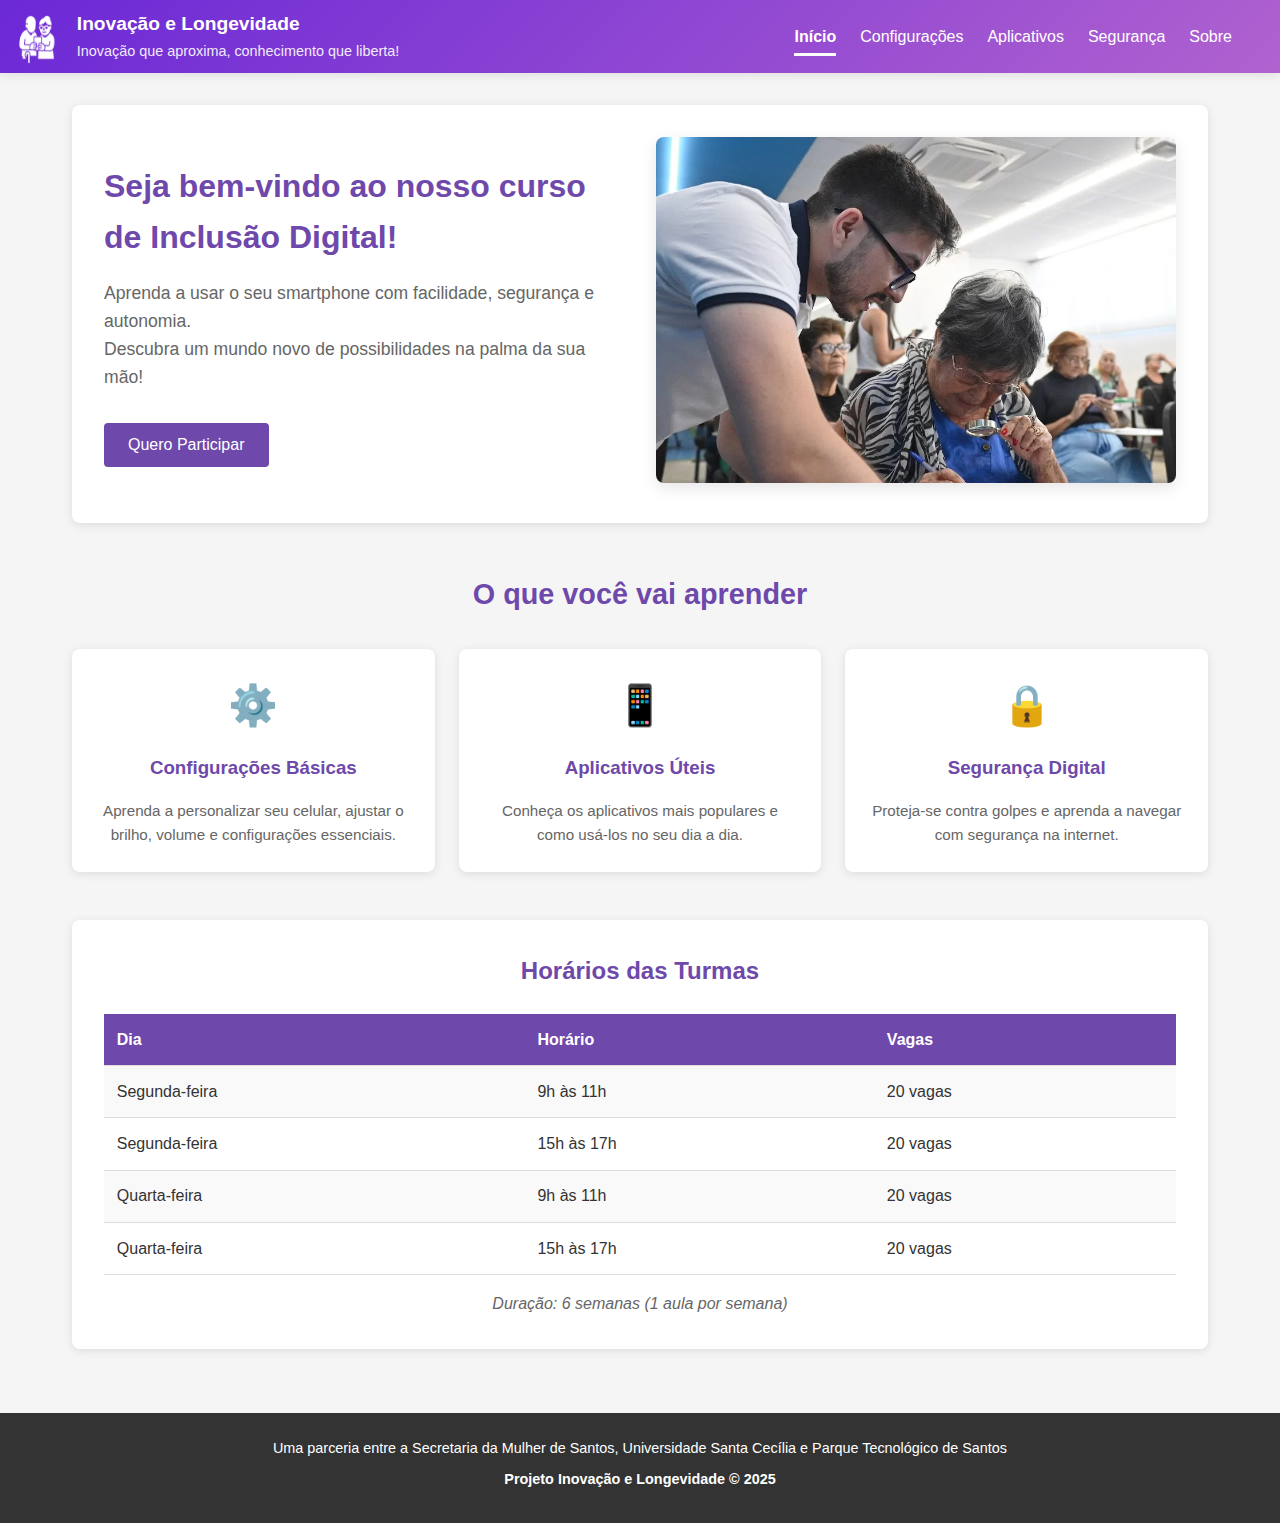
<file: index.html>
<!DOCTYPE html>
<html lang="pt-BR">

<head>
    <meta charset="UTF-8">
    <meta name="viewport" content="width=device-width, initial-scale=1.0">
    <title>Inovação e Longevidade - Início</title>
    <link rel="stylesheet" href="/css/style.css">
    <link rel="stylesheet" href="/css/home.css">
    <script src="js/script.js" defer></script>
    <script src="js/index.js" defer></script>
</head>

<body>
    <header>
        <div class="logo">
            <img id="logo-mobile" src="./img/logo3.png" alt="">
            <img id="logo-desktop" src="./img/logo2.jpg" alt="">
            <div id="title-slogan">
                <h1 id="title">Inovação e Longevidade</h1>
                <p id="slogan">Inovação que aproxima, conhecimento que liberta!</p>
            </div>
        </div>
        <nav>
            <ul>
                <li><a href="./index.html" class="active">Início</a></li>
                <li><a href="./pages/config.html">Configurações</a></li>
                <li><a href="./pages/apps.html">Aplicativos</a></li>
                <li><a href="./pages/security.html">Segurança</a></li>
                <li><a href="./pages/about.html">Sobre</a></li>
            </ul>
        </nav>
    </header>

    <main>
        <section class="hero">
            <div class="hero-content">
                <h2>Seja bem-vindo ao nosso curso de Inclusão Digital!</h2>
                <p>Aprenda a usar o seu smartphone com facilidade, segurança e autonomia.<br> Descubra um mundo novo de
                    possibilidades na palma da sua mão!</p>
                <button id="participarBtn" class="btn-participar">Quero Participar</button>
            </div>
            <div class="hero-image">
                <img src="./img/marcos.jpg" alt="Idosos usando tecnologia">
            </div>
        </section>

        <section class="resumo">
            <h2>O que você vai aprender</h2>
            <div class="cards-container">
                <div class="card">
                    <div class="card-icon">⚙️</div>
                    <h3>Configurações Básicas</h3>
                    <p>Aprenda a personalizar seu celular, ajustar o brilho, volume e configurações essenciais.</p>
                </div>
                <div class="card">
                    <div class="card-icon">📱</div>
                    <h3>Aplicativos Úteis</h3>
                    <p>Conheça os aplicativos mais populares e como usá-los no seu dia a dia.</p>
                </div>
                <div class="card">
                    <div class="card-icon">🔒</div>
                    <h3>Segurança Digital</h3>
                    <p>Proteja-se contra golpes e aprenda a navegar com segurança na internet.</p>
                </div>
            </div>
        </section>

        <section class="turmas">
            <h2>Horários das Turmas</h2>
            <div class="tabela-turmas">
                <table>
                    <tr>
                        <th>Dia</th>
                        <th>Horário</th>
                        <th>Vagas</th>
                    </tr>
                    <tr>
                        <td>Segunda-feira</td>
                        <td>9h às 11h</td>
                        <td>20 vagas</td>
                    </tr>
                    <tr>
                        <td>Segunda-feira</td>
                        <td>15h às 17h</td>
                        <td>20 vagas</td>
                    </tr>
                    <tr>
                        <td>Quarta-feira</td>
                        <td>9h às 11h</td>
                        <td>20 vagas</td>
                    </tr>
                    <tr>
                        <td>Quarta-feira</td>
                        <td>15h às 17h</td>
                        <td>20 vagas</td>
                    </tr>
                </table>
            </div>
            <p class="duracao">Duração: 6 semanas (1 aula por semana)</p>
        </section>
    </main>

    <div id="modalParticipar" class="modal">
        <div class="modal-content">
            <span class="close">&times;</span>
            <h2>Inscreva-se no Curso</h2>
            <form id="formParticipar">
                <div class="form-group">
                    <label for="nome">Nome Completo:</label>
                    <input type="text" id="nome" name="nome" required>
                </div>
                <div class="form-group">
                    <label for="idade">Idade:</label>
                    <input type="number" id="idade" name="idade" required>
                </div>
                <div class="form-group">
                    <label for="email">E-mail:</label>
                    <input type="email" id="email" name="email" required>
                </div>
                <div class="form-group">
                    <label for="celular">Celular:</label>
                    <input type="tel" id="celular" name="celular" required>
                </div>
                <div class="form-group">
                    <label for="modelo">Modelo do Celular:</label>
                    <input type="text" id="modelo" name="modelo" required>
                </div>
                <div class="form-group">
                    <label for="turma">Turma Preferencial:</label>
                    <select id="turma" name="turma" required>
                        <option value="">Selecione uma turma</option>
                        <option value="seg-9h">Segunda 9h-11h</option>
                        <option value="seg-15h">Segunda 15h-17h</option>
                        <option value="qua-9h">Quarta 9h-11h</option>
                        <option value="qua-15h">Quarta 15h-17h</option>
                    </select>
                </div>
                <button type="submit" class="btn-enviar">Enviar Inscrição</button>
            </form>
        </div>
    </div>

    <footer>
        <p>Uma parceria entre a Secretaria da Mulher de Santos, Universidade Santa Cecília e Parque Tecnológico de Santos</p>
        <p><b>Projeto Inovação e Longevidade &copy; 2025</b></p>
    </footer>


</body>

</html>
</file>
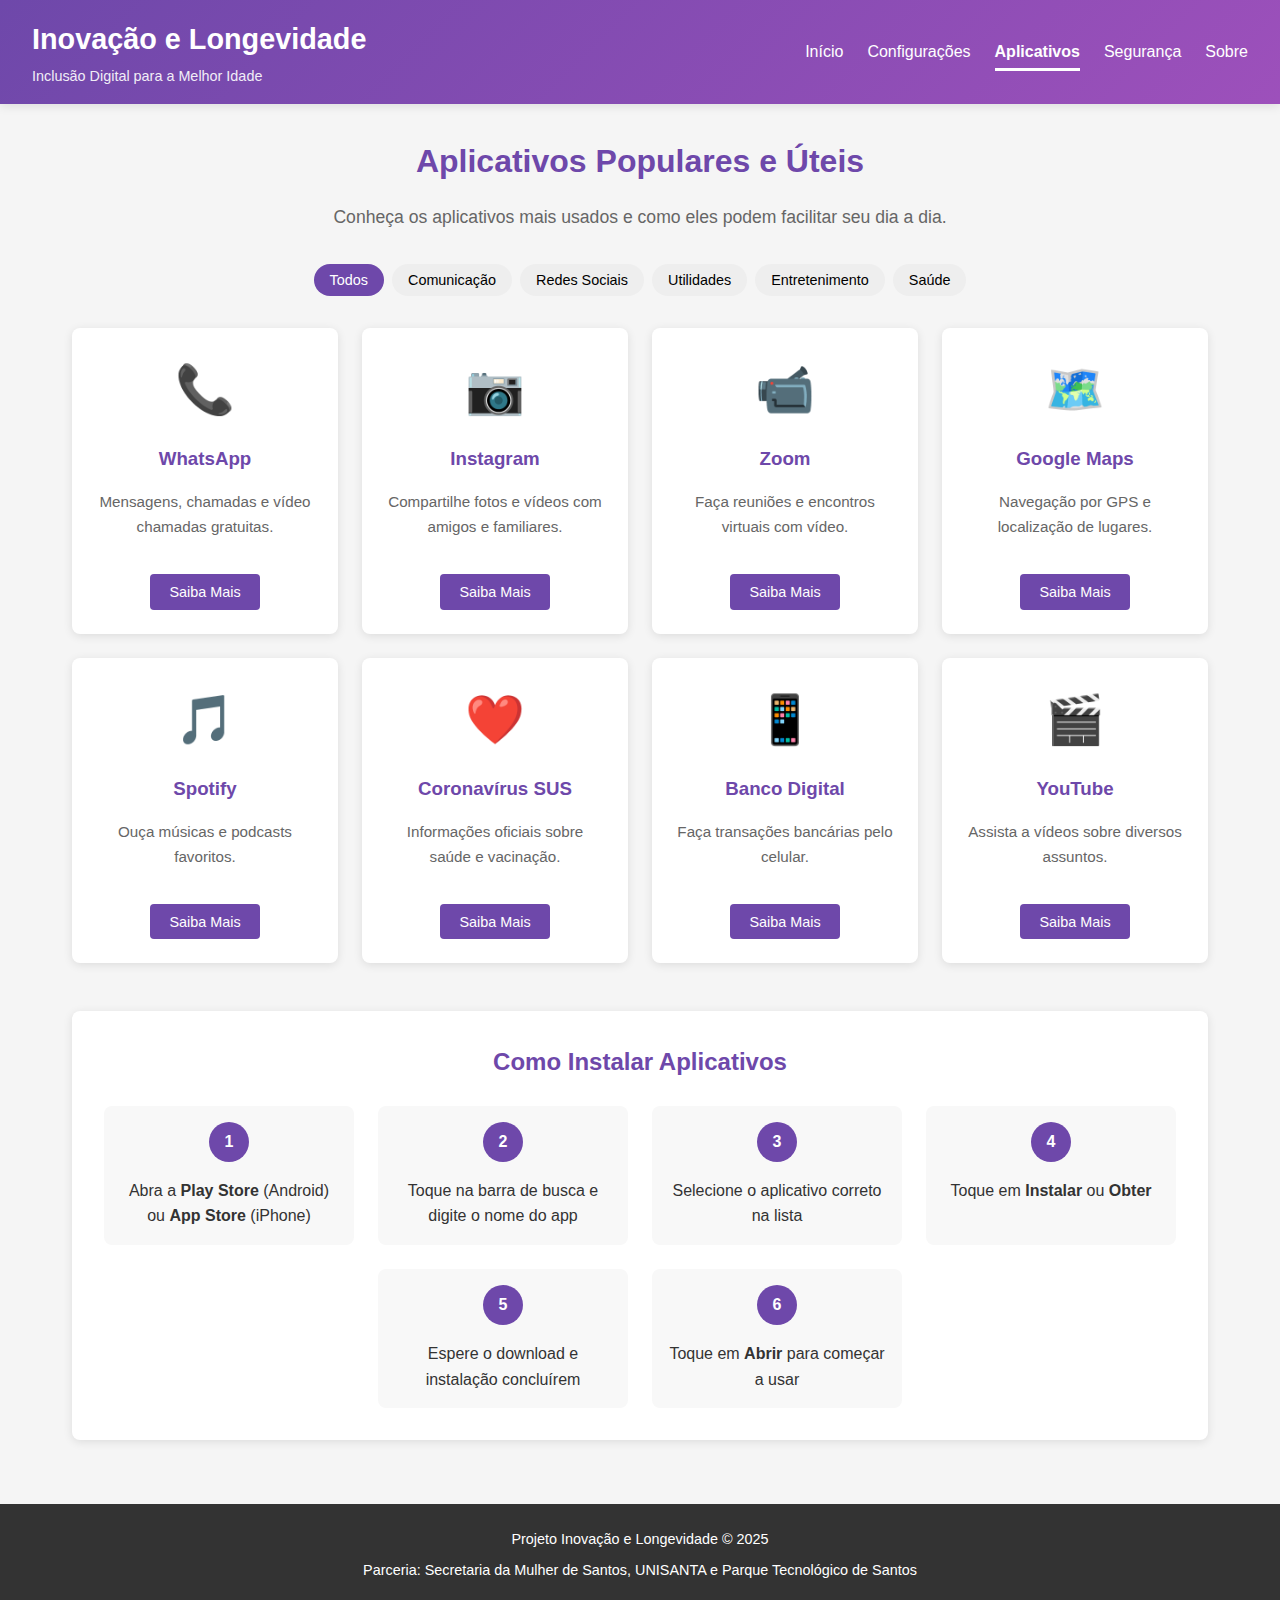
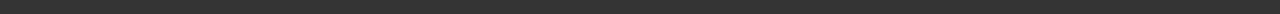
<file: apps.html>
<!DOCTYPE html>
<html lang="pt-BR">
<head>
    <meta charset="UTF-8">
    <meta name="viewport" content="width=device-width, initial-scale=1.0">
    <title>Inovação e Longevidade - Aplicativos</title>
    <link rel="stylesheet" href="css/estilo.css">
    <link rel="stylesheet" href="css/apps.css">
</head>
<body>
    <header>
        <div class="logo">
            <h1>Inovação e Longevidade</h1>
            <p>Inclusão Digital para a Melhor Idade</p>
        </div>
        <nav>
            <ul>
                <li><a href="index.html">Início</a></li>
                <li><a href="configuracao.html">Configurações</a></li>
                <li><a href="apps.html" class="active">Aplicativos</a></li>
                <li><a href="seguranca.html">Segurança</a></li>
                <li><a href="sobre.html">Sobre</a></li>
            </ul>
        </nav>
    </header>

    <main>
        <section class="intro-apps">
            <h2>Aplicativos Populares e Úteis</h2>
            <p>Conheça os aplicativos mais usados e como eles podem facilitar seu dia a dia.</p>
        </section>

        <div class="categorias">
            <button class="categoria-btn active" onclick="filtrarApps('todos')">Todos</button>
            <button class="categoria-btn" onclick="filtrarApps('comunicacao')">Comunicação</button>
            <button class="categoria-btn" onclick="filtrarApps('social')">Redes Sociais</button>
            <button class="categoria-btn" onclick="filtrarApps('utilidades')">Utilidades</button>
            <button class="categoria-btn" onclick="filtrarApps('entretenimento')">Entretenimento</button>
            <button class="categoria-btn" onclick="filtrarApps('saude')">Saúde</button>
        </div>

        <section class="apps-container">
            <div class="app-card" data-categoria="comunicacao">
                <div class="app-icon">📞</div>
                <h3>WhatsApp</h3>
                <p>Mensagens, chamadas e vídeo chamadas gratuitas.</p>
                <button class="btn-saiba-mais" onclick="mostrarDetalhes('whatsapp')">Saiba Mais</button>
            </div>

            <div class="app-card" data-categoria="social">
                <div class="app-icon">📷</div>
                <h3>Instagram</h3>
                <p>Compartilhe fotos e vídeos com amigos e familiares.</p>
                <button class="btn-saiba-mais" onclick="mostrarDetalhes('instagram')">Saiba Mais</button>
            </div>

            <div class="app-card" data-categoria="comunicacao">
                <div class="app-icon">📹</div>
                <h3>Zoom</h3>
                <p>Faça reuniões e encontros virtuais com vídeo.</p>
                <button class="btn-saiba-mais" onclick="mostrarDetalhes('zoom')">Saiba Mais</button>
            </div>

            <div class="app-card" data-categoria="utilidades">
                <div class="app-icon">🗺️</div>
                <h3>Google Maps</h3>
                <p>Navegação por GPS e localização de lugares.</p>
                <button class="btn-saiba-mais" onclick="mostrarDetalhes('maps')">Saiba Mais</button>
            </div>

            <div class="app-card" data-categoria="entretenimento">
                <div class="app-icon">🎵</div>
                <h3>Spotify</h3>
                <p>Ouça músicas e podcasts favoritos.</p>
                <button class="btn-saiba-mais" onclick="mostrarDetalhes('spotify')">Saiba Mais</button>
            </div>

            <div class="app-card" data-categoria="saude">
                <div class="app-icon">❤️</div>
                <h3>Coronavírus SUS</h3>
                <p>Informações oficiais sobre saúde e vacinação.</p>
                <button class="btn-saiba-mais" onclick="mostrarDetalhes('sus')">Saiba Mais</button>
            </div>

            <div class="app-card" data-categoria="utilidades">
                <div class="app-icon">📱</div>
                <h3>Banco Digital</h3>
                <p>Faça transações bancárias pelo celular.</p>
                <button class="btn-saiba-mais" onclick="mostrarDetalhes('banco')">Saiba Mais</button>
            </div>

            <div class="app-card" data-categoria="entretenimento">
                <div class="app-icon">🎬</div>
                <h3>YouTube</h3>
                <p>Assista a vídeos sobre diversos assuntos.</p>
                <button class="btn-saiba-mais" onclick="mostrarDetalhes('youtube')">Saiba Mais</button>
            </div>
        </section>

        <div id="appModal" class="modal">
            <div class="modal-content">
                <span class="close" onclick="fecharModal()">&times;</span>
                <div id="appModalContent">
                    <!-- Conteúdo dinâmico será inserido aqui -->
                </div>
            </div>
        </div>

        <section class="instalacao-apps">
            <h3>Como Instalar Aplicativos</h3>
            <div class="passos-instalacao">
                <div class="passo">
                    <div class="passo-numero">1</div>
                    <p>Abra a <strong>Play Store</strong> (Android) ou <strong>App Store</strong> (iPhone)</p>
                </div>
                <div class="passo">
                    <div class="passo-numero">2</div>
                    <p>Toque na barra de busca e digite o nome do app</p>
                </div>
                <div class="passo">
                    <div class="passo-numero">3</div>
                    <p>Selecione o aplicativo correto na lista</p>
                </div>
                <div class="passo">
                    <div class="passo-numero">4</div>
                    <p>Toque em <strong>Instalar</strong> ou <strong>Obter</strong></p>
                </div>
                <div class="passo">
                    <div class="passo-numero">5</div>
                    <p>Espere o download e instalação concluírem</p>
                </div>
                <div class="passo">
                    <div class="passo-numero">6</div>
                    <p>Toque em <strong>Abrir</strong> para começar a usar</p>
                </div>
            </div>
        </section>
    </main>

    <footer>
        <p>Projeto Inovação e Longevidade &copy; 2025</p>
        <p>Parceria: Secretaria da Mulher de Santos, UNISANTA e Parque Tecnológico de Santos</p>
    </footer>

    <script src="js/script.js"></script>
</body>
</html>
</file>
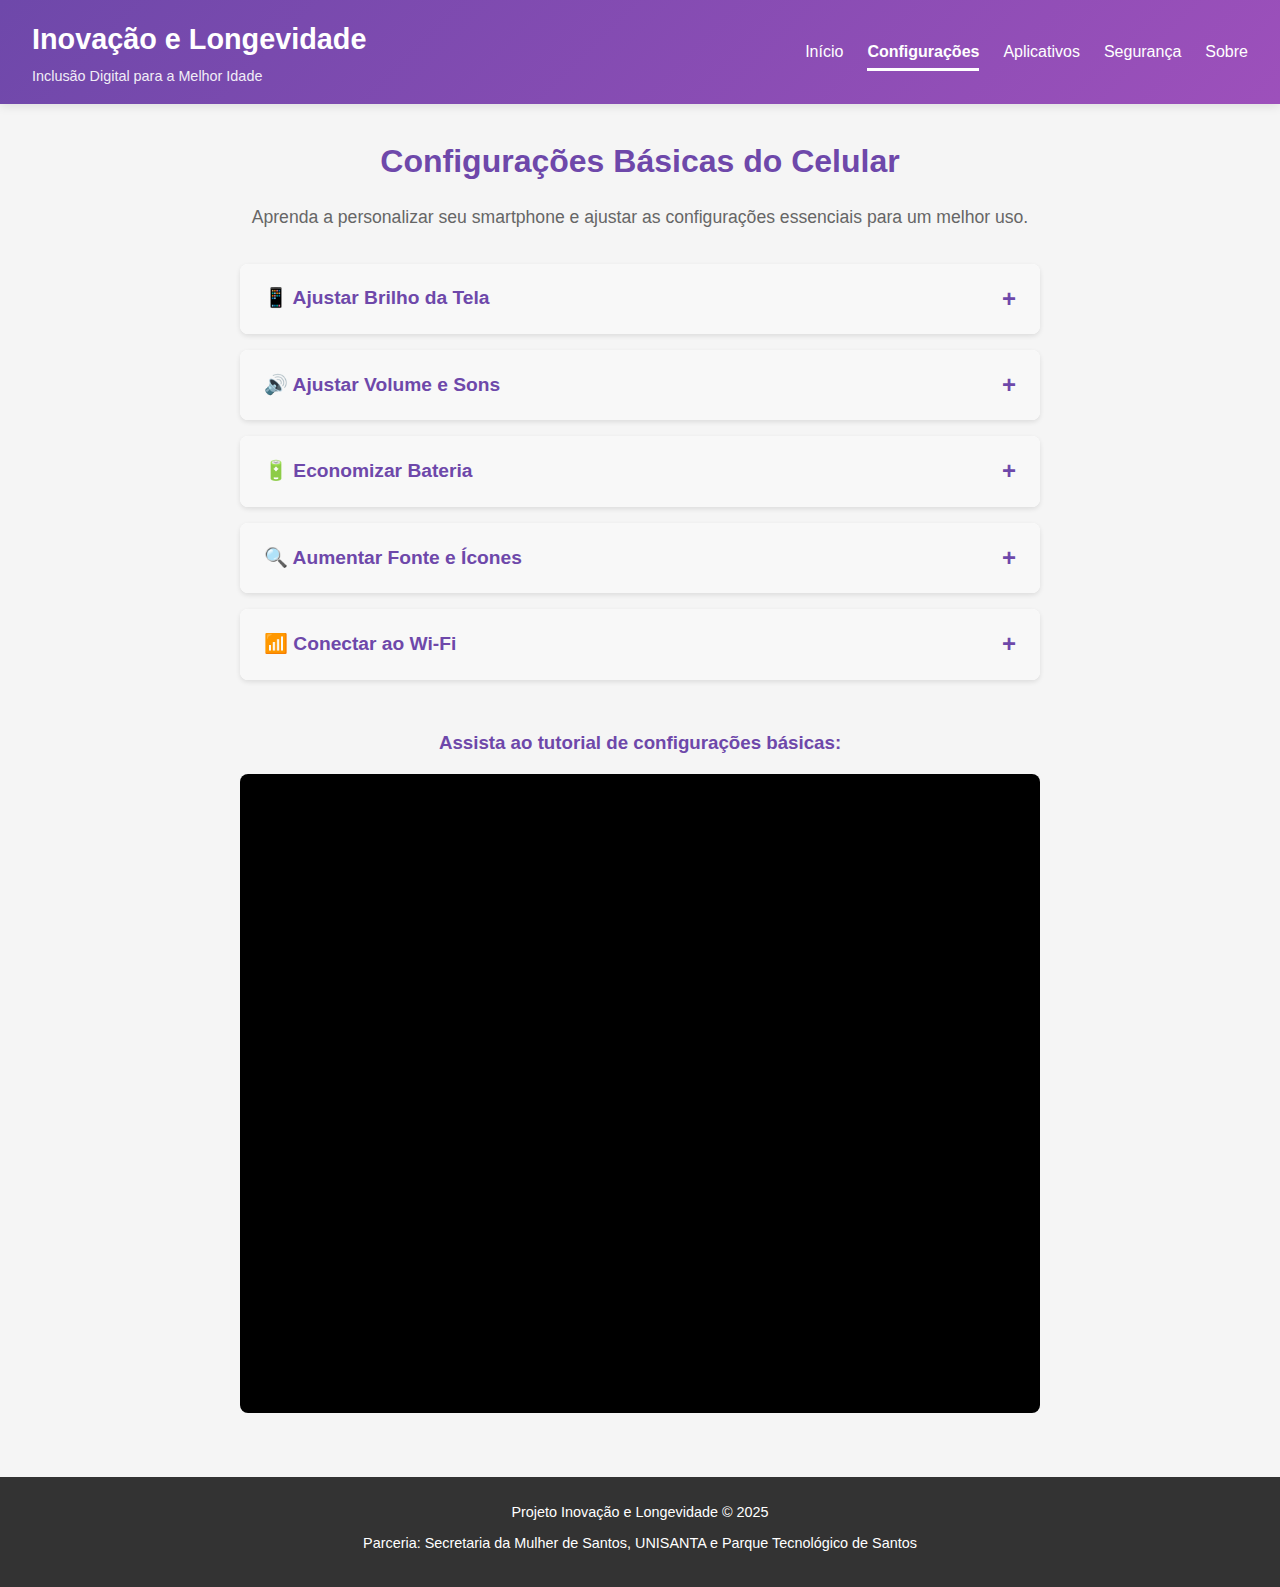
<file: configuracao.html>
<!DOCTYPE html>
<html lang="pt-BR">
<head>
    <meta charset="UTF-8">
    <meta name="viewport" content="width=device-width, initial-scale=1.0">
    <title>Inovação e Longevidade - Configurações</title>
    <link rel="stylesheet" href="css/estilo.css">
    <link rel="stylesheet" href="css/configuracao.css">
</head>
<body>
    <header>
        <div class="logo">
            <h1>Inovação e Longevidade</h1>
            <p>Inclusão Digital para a Melhor Idade</p>
        </div>
        <nav>
            <ul>
                <li><a href="index.html">Início</a></li>
                <li><a href="configuracao.html" class="active">Configurações</a></li>
                <li><a href="apps.html">Aplicativos</a></li>
                <li><a href="seguranca.html">Segurança</a></li>
                <li><a href="sobre.html">Sobre</a></li>
            </ul>
        </nav>
    </header>

    <main>
        <section class="intro-config">
            <h2>Configurações Básicas do Celular</h2>
            <p>Aprenda a personalizar seu smartphone e ajustar as configurações essenciais para um melhor uso.</p>
        </section>

        <section class="config-container">
            <div class="config-item">
                <div class="config-header" onclick="toggleConfigContent(this)">
                    <h3>📱 Ajustar Brilho da Tela</h3>
                    <span class="toggle-icon">+</span>
                </div>
                <div class="config-content">
                    <ol>
                        <li>Abra as <strong>Configurações</strong> do seu celular</li>
                        <li>Toque em <strong>Tela</strong> ou <strong>Display</strong></li>
                        <li>Encontre a opção <strong>Brilho</strong></li>
                        <li>Ajuste o controle deslizante para mais ou menos brilho</li>
                        <li>Ative <strong>Brilho Automático</strong> para o celular ajustar sozinho</li>
                    </ol>
                </div>
            </div>

            <div class="config-item">
                <div class="config-header" onclick="toggleConfigContent(this)">
                    <h3>🔊 Ajustar Volume e Sons</h3>
                    <span class="toggle-icon">+</span>
                </div>
                <div class="config-content">
                    <ol>
                        <li>Use os botões de volume nas laterais do celular para ajustar</li>
                        <li>Ou acesse <strong>Configurações > Sons</strong></li>
                        <li>Ajuste os volumes separadamente para:
                            <ul>
                                <li>Mídia (músicas, vídeos)</li>
                                <li>Chamadas</li>
                                <li>Notificações</li>
                                <li>Sistema</li>
                            </ul>
                        </li>
                        <li>Escolha tons de chamada e notificação</li>
                    </ol>
                </div>
            </div>

            <div class="config-item">
                <div class="config-header" onclick="toggleConfigContent(this)">
                    <h3>🔋 Economizar Bateria</h3>
                    <span class="toggle-icon">+</span>
                </div>
                <div class="config-content">
                    <ol>
                        <li>Ative o <strong>Modo Economia de Bateria</strong> nas Configurações</li>
                        <li>Reduza o brilho da tela</li>
                        <li>Desative conexões quando não estiver usando (Wi-Fi, Bluetooth, GPS)</li>
                        <li>Feche aplicativos que não estiver usando</li>
                        <li>Ative o <strong>Modo Escuro</strong> se seu celular tiver</li>
                    </ol>
                </div>
            </div>

            <div class="config-item">
                <div class="config-header" onclick="toggleConfigContent(this)">
                    <h3>🔍 Aumentar Fonte e Ícones</h3>
                    <span class="toggle-icon">+</span>
                </div>
                <div class="config-content">
                    <ol>
                        <li>Acesse <strong>Configurações > Tela</strong></li>
                        <li>Toque em <strong>Tamanho da Fonte</strong> e aumente</li>
                        <li>Em <strong>Tamanho da Tela</strong> aumente os ícones</li>
                        <li>Alguns celulares têm opção de <strong>Modo de Acessibilidade</strong> com fontes maiores</li>
                    </ol>
                </div>
            </div>

            <div class="config-item">
                <div class="config-header" onclick="toggleConfigContent(this)">
                    <h3>📶 Conectar ao Wi-Fi</h3>
                    <span class="toggle-icon">+</span>
                </div>
                <div class="config-content">
                    <ol>
                        <li>Abra <strong>Configurações > Wi-Fi</strong></li>
                        <li>Ative o Wi-Fi se estiver desligado</li>
                        <li>Escolha a rede desejada na lista</li>
                        <li>Digite a senha quando solicitado</li>
                        <li>Toque em <strong>Conectar</strong></li>
                        <li>Se a rede for segura, marque <strong>Conectar automaticamente</strong></li>
                    </ol>
                </div>
            </div>
        </section>

        <section class="video-tutorial">
            <h3>Assista ao tutorial de configurações básicas:</h3>
            <div class="video-container">
                <iframe src="https://www.youtube.com/embed/VIDEO_TUTORIAL" frameborder="0" allowfullscreen></iframe>
            </div>
        </section>
    </main>

    <footer>
        <p>Projeto Inovação e Longevidade &copy; 2025</p>
        <p>Parceria: Secretaria da Mulher de Santos, UNISANTA e Parque Tecnológico de Santos</p>
    </footer>

    <script src="js/script.js"></script>
</body>
</html>
</file>
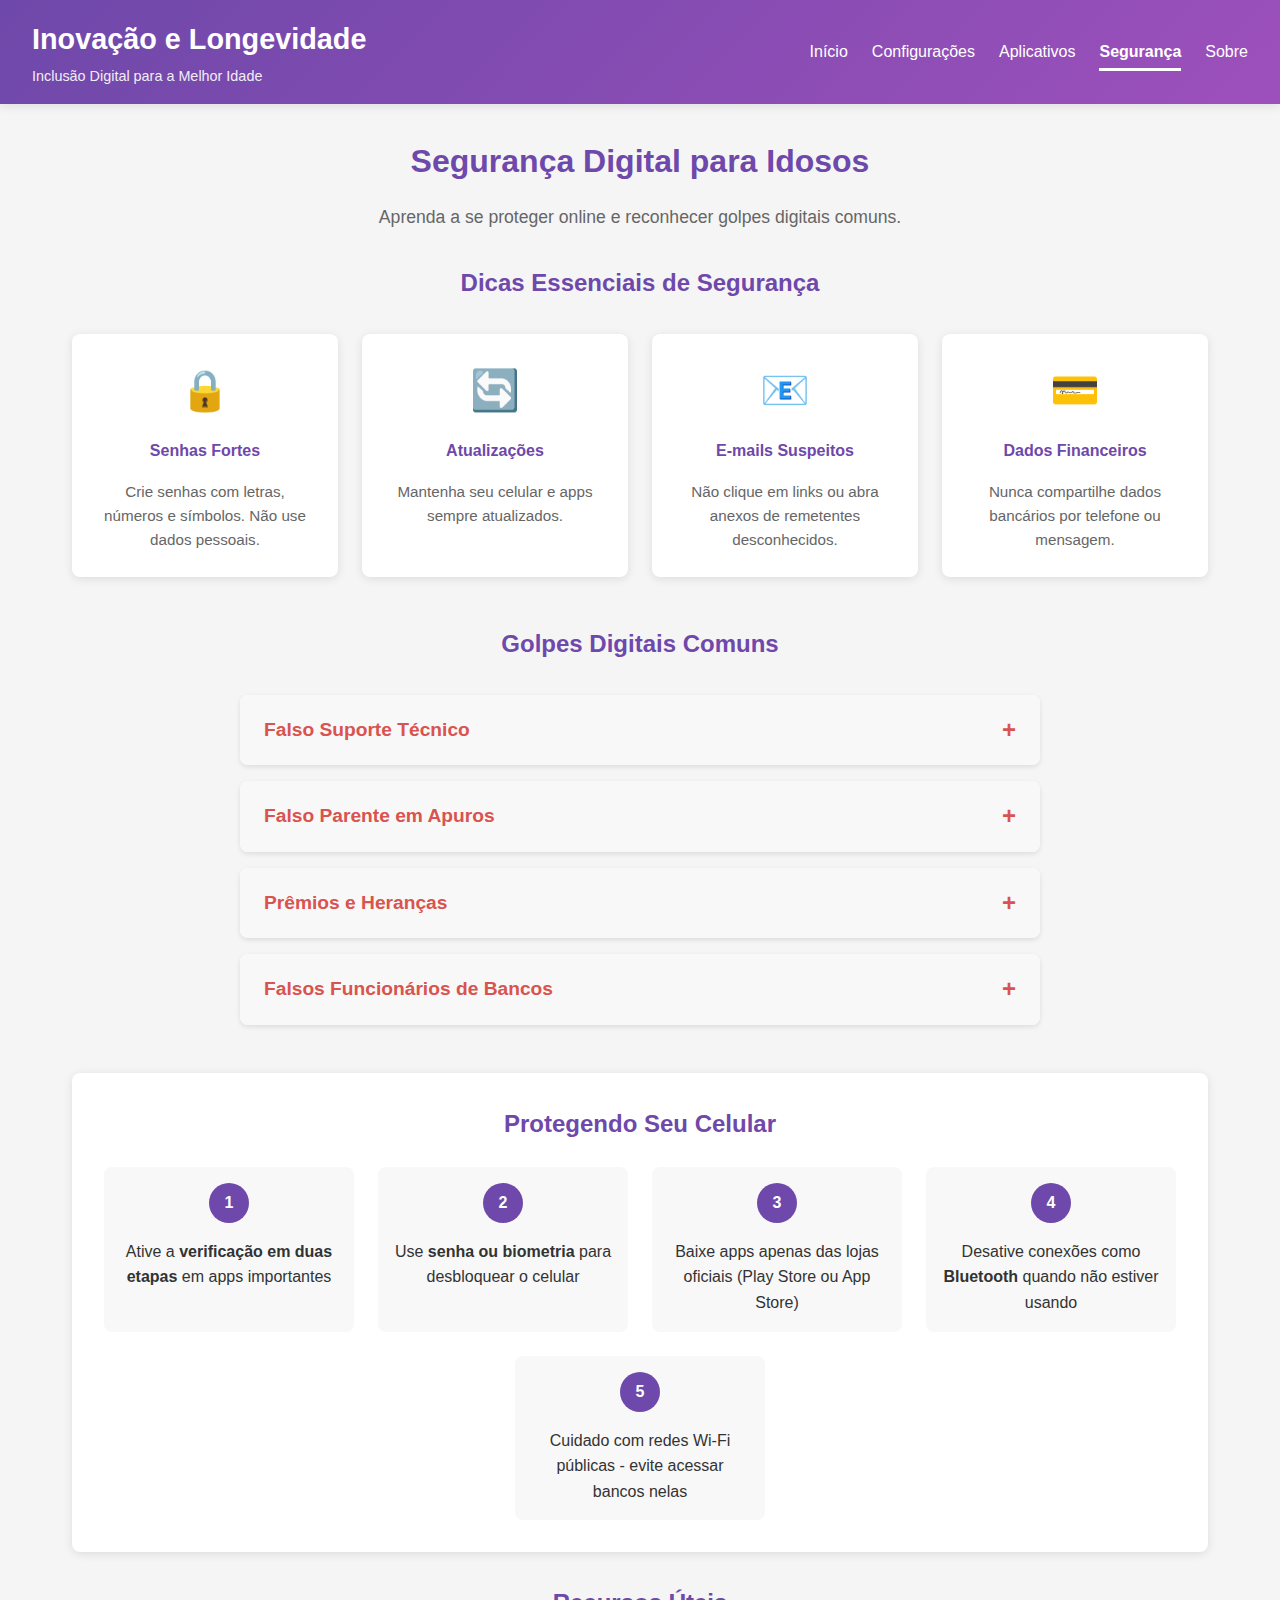
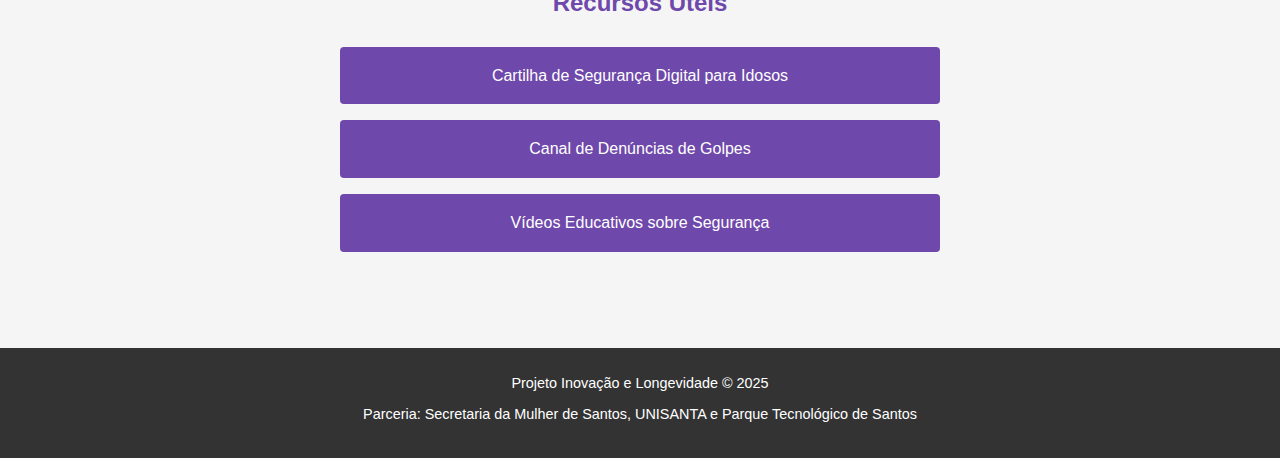
<file: seguranca.html>
<!DOCTYPE html>
<html lang="pt-BR">
<head>
    <meta charset="UTF-8">
    <meta name="viewport" content="width=device-width, initial-scale=1.0">
    <title>Inovação e Longevidade - Segurança Digital</title>
    <link rel="stylesheet" href="css/estilo.css">
    <link rel="stylesheet" href="css/seguranca.css">
</head>
<body>
    <header>
        <div class="logo">
            <h1>Inovação e Longevidade</h1>
            <p>Inclusão Digital para a Melhor Idade</p>
        </div>
        <nav>
            <ul>
                <li><a href="index.html">Início</a></li>
                <li><a href="configuracao.html">Configurações</a></li>
                <li><a href="apps.html">Aplicativos</a></li>
                <li><a href="seguranca.html" class="active">Segurança</a></li>
                <li><a href="sobre.html">Sobre</a></li>
            </ul>
        </nav>
    </header>

    <main>
        <section class="intro-seguranca">
            <h2>Segurança Digital para Idosos</h2>
            <p>Aprenda a se proteger online e reconhecer golpes digitais comuns.</p>
        </section>

        <section class="dicas-seguranca">
            <h3>Dicas Essenciais de Segurança</h3>
            <div class="dicas-container">
                <div class="dica-card">
                    <div class="dica-icon">🔒</div>
                    <h4>Senhas Fortes</h4>
                    <p>Crie senhas com letras, números e símbolos. Não use dados pessoais.</p>
                </div>
                <div class="dica-card">
                    <div class="dica-icon">🔄</div>
                    <h4>Atualizações</h4>
                    <p>Mantenha seu celular e apps sempre atualizados.</p>
                </div>
                <div class="dica-card">
                    <div class="dica-icon">📧</div>
                    <h4>E-mails Suspeitos</h4>
                    <p>Não clique em links ou abra anexos de remetentes desconhecidos.</p>
                </div>
                <div class="dica-card">
                    <div class="dica-icon">💳</div>
                    <h4>Dados Financeiros</h4>
                    <p>Nunca compartilhe dados bancários por telefone ou mensagem.</p>
                </div>
            </div>
        </section>

        <section class="golpes-comuns">
            <h3>Golpes Digitais Comuns</h3>
            <div class="golpes-container">
                <div  class="golpe-item" onclick="toggleContent(this)" data-golpe="tecnico">
                    <div class="golpe-header">
                        <h4>Falso Suporte Técnico</h4>
                        <span class="golpe-toggle">+</span>
                    </div>
                    <div class="golpe-content">
                        <p><strong>Como funciona:</strong> Ligam dizendo que seu computador ou celular está com vírus e oferecem "conserto" remoto.</p>
                        <p><strong>O que fazer:</strong> Desligue. Empresas sérias não ligam oferecendo serviços.</p>
                    </div>
                </div>

                <div  class="golpe-item" onclick="toggleContent(this)" data-golpe="parente">
                    <div class="golpe-header">
                        <h4>Falso Parente em Apuros</h4>
                        <span class="golpe-toggle">+</span>
                    </div>
                    <div class="golpe-content">
                        <p><strong>Como funciona:</strong> Ligam dizendo ser um familiar precisando de dinheiro urgente.</p>
                        <p><strong>O que fazer:</strong> Verifique com outros familiares antes de qualquer ação.</p>
                    </div>
                </div>

                <div  class="golpe-item" onclick="toggleContent(this)" data-golpe="premio">
                    <div class="golpe-header">
                        <h4>Prêmios e Heranças</h4>
                        <span class="golpe-toggle">+</span>
                    </div>
                    <div class="golpe-content">
                        <p><strong>Como funciona:</strong> Dizem que você ganhou um prêmio ou herança, mas precisa pagar taxas para receber.</p>
                        <p><strong>O que fazer:</strong> Desconfie de ofertas boas demais. Prêmios reais não cobram taxas antecipadas.</p>
                    </div>
                </div>

                <div class="golpe-item" onclick="expandirGolpe(this)" data-golpe="banco">
                    <div class="golpe-header">
                        <h4>Falsos Funcionários de Bancos</h4>
                        <span class="golpe-toggle">+</span>
                    </div>
                    <div class="golpe-content">
                        <p><strong>Como funciona:</strong> Ligam se passando por bancos pedindo dados ou transferências.</p>
                        <p><strong>O que fazer:</strong> Bancos nunca pedem senhas ou transferências por telefone.</p>
                    </div>
                </div>
            </div>
        </section>

        <section class="protecao-celular">
            <h3>Protegendo Seu Celular</h3>
            <div class="protecao-passos">
                <div class="protecao-passo">
                    <div class="passo-numero">1</div>
                    <p>Ative a <strong>verificação em duas etapas</strong> em apps importantes</p>
                </div>
                <div class="protecao-passo">
                    <div class="passo-numero">2</div>
                    <p>Use <strong>senha ou biometria</strong> para desbloquear o celular</p>
                </div>
                <div class="protecao-passo">
                    <div class="passo-numero">3</div>
                    <p>Baixe apps apenas das lojas oficiais (Play Store ou App Store)</p>
                </div>
                <div class="protecao-passo">
                    <div class="passo-numero">4</div>
                    <p>Desative conexões como <strong>Bluetooth</strong> quando não estiver usando</p>
                </div>
                <div class="protecao-passo">
                    <div class="passo-numero">5</div>
                    <p>Cuidado com redes Wi-Fi públicas - evite acessar bancos nelas</p>
                </div>
            </div>
        </section>

        <section class="recursos-uteis">
            <h3>Recursos Úteis</h3>
            <div class="recursos-links">
                <a href="#" class="recurso-link">Cartilha de Segurança Digital para Idosos</a>
                <a href="#" class="recurso-link">Canal de Denúncias de Golpes</a>
                <a href="#" class="recurso-link">Vídeos Educativos sobre Segurança</a>
            </div>
        </section>
    </main>

    <footer>
        <p>Projeto Inovação e Longevidade &copy; 2025</p>
        <p>Parceria: Secretaria da Mulher de Santos, UNISANTA e Parque Tecnológico de Santos</p>
    </footer>

    <script src="js/script.js"></script>
</body>
</html>
</file>
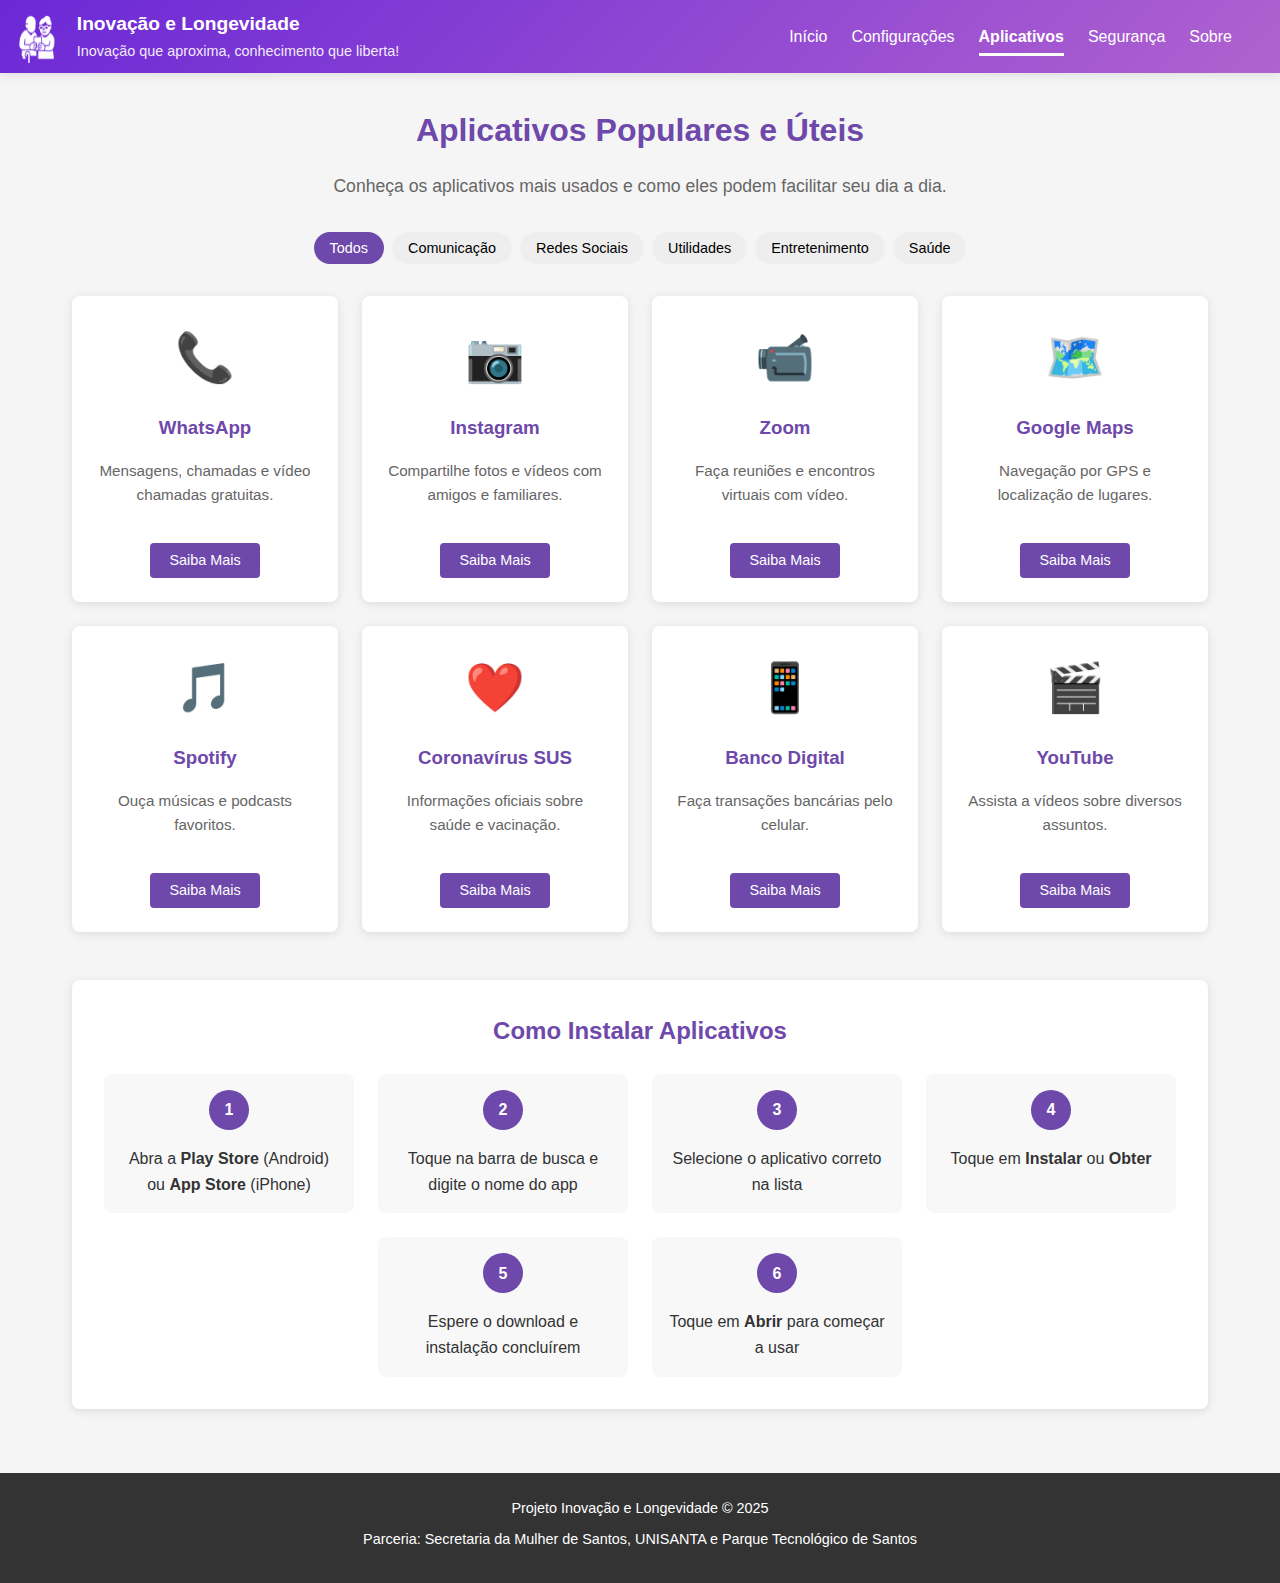
<file: pages/apps.html>
<!DOCTYPE html>
<html lang="pt-BR">

<head>
    <meta charset="UTF-8">
    <meta name="viewport" content="width=device-width, initial-scale=1.0">
    <title>Inovação e Longevidade - Aplicativos</title>
    <link rel="stylesheet" href="../css/style.css">
    <link rel="stylesheet" href="../css/apps.css">
    <script src="../js/script.js" defer></script>
    <script src="../js/apps.js" defer></script>
</head>

<body>
   <header>
        <div class="logo">
            <img id="logo-mobile" src="../img/logo3.png" alt="">
            <img id="logo-desktop" src="../img/logo2.jpg" alt="">
            <div id="title-slogan">
                <h1 id="title">Inovação e Longevidade</h1>
                <p id="slogan">Inovação que aproxima, conhecimento que liberta!</p>
            </div>
        </div>
        <nav>
            <ul>
                <li><a href="../index.html" >Início</a></li>
                <li><a href="./config.html">Configurações</a></li>
                <li><a href="./apps.html" class="active">Aplicativos</a></li>
                <li><a href="./security.html">Segurança</a></li>
                <li><a href="./about.html">Sobre</a></li>
            </ul>
        </nav>
    </header>

    <main>
        <section class="intro-apps">
            <h2>Aplicativos Populares e Úteis</h2>
            <p>Conheça os aplicativos mais usados e como eles podem facilitar seu dia a dia.</p>
        </section>

        <div class="categorias">
            <button class="categoria-btn active" data-category="todos" onclick="filtrarApps('todos')">Todos</button>
            <button class="categoria-btn" data-category="comunicacao"
                onclick="filtrarApps('comunicacao')">Comunicação</button>
            <button class="categoria-btn" data-category="social" onclick="filtrarApps('social')">Redes Sociais</button>
            <button class="categoria-btn" data-category="utilidades"
                onclick="filtrarApps('utilidades')">Utilidades</button>
            <button class="categoria-btn" data-category="entretenimento"
                onclick="filtrarApps('entretenimento')">Entretenimento</button>
            <button class="categoria-btn" data-category="saude" onclick="filtrarApps('saude')">Saúde</button>
        </div>

        <section class="apps-container">
            <div class="app-card" data-categoria="comunicacao">
                <div class="app-icon">📞</div>
                <h3>WhatsApp</h3>
                <p>Mensagens, chamadas e vídeo chamadas gratuitas.</p>
                <button class="btn-saiba-mais" onclick="mostrarDetalhes('whatsapp')">Saiba Mais</button>
            </div>

            <div class="app-card" data-categoria="social">
                <div class="app-icon">📷</div>
                <h3>Instagram</h3>
                <p>Compartilhe fotos e vídeos com amigos e familiares.</p>
                <button class="btn-saiba-mais" onclick="mostrarDetalhes('instagram')">Saiba Mais</button>
            </div>

            <div class="app-card" data-categoria="comunicacao">
                <div class="app-icon">📹</div>
                <h3>Zoom</h3>
                <p>Faça reuniões e encontros virtuais com vídeo.</p>
                <button class="btn-saiba-mais" onclick="mostrarDetalhes('zoom')">Saiba Mais</button>
            </div>

            <div class="app-card" data-categoria="utilidades">
                <div class="app-icon">🗺️</div>
                <h3>Google Maps</h3>
                <p>Navegação por GPS e localização de lugares.</p>
                <button class="btn-saiba-mais" onclick="mostrarDetalhes('maps')">Saiba Mais</button>
            </div>

            <div class="app-card" data-categoria="entretenimento">
                <div class="app-icon">🎵</div>
                <h3>Spotify</h3>
                <p>Ouça músicas e podcasts favoritos.</p>
                <button class="btn-saiba-mais" onclick="mostrarDetalhes('spotify')">Saiba Mais</button>
            </div>

            <div class="app-card" data-categoria="saude">
                <div class="app-icon">❤️</div>
                <h3>Coronavírus SUS</h3>
                <p>Informações oficiais sobre saúde e vacinação.</p>
                <button class="btn-saiba-mais" onclick="mostrarDetalhes('sus')">Saiba Mais</button>
            </div>

            <div class="app-card" data-categoria="utilidades">
                <div class="app-icon">📱</div>
                <h3>Banco Digital</h3>
                <p>Faça transações bancárias pelo celular.</p>
                <button class="btn-saiba-mais" onclick="mostrarDetalhes('banco')">Saiba Mais</button>
            </div>

            <div class="app-card" data-categoria="entretenimento">
                <div class="app-icon">🎬</div>
                <h3>YouTube</h3>
                <p>Assista a vídeos sobre diversos assuntos.</p>
                <button class="btn-saiba-mais" onclick="mostrarDetalhes('youtube')">Saiba Mais</button>
            </div>
        </section>

        <div id="appModal" class="modal">
            <div class="modal-content">
                <span class="close" onclick="fecharModal()">&times;</span>
                <div id="appModalContent">
                    <!-- Conteúdo dinâmico será inserido aqui -->
                </div>
            </div>
        </div>

        <section class="instalacao-apps">
            <h3>Como Instalar Aplicativos</h3>
            <div class="passos-instalacao">
                <div class="passo">
                    <div class="passo-numero">1</div>
                    <p>Abra a <b>Play Store</b> (Android) ou <b>App Store</b> (iPhone)</p>
                </div>
                <div class="passo">
                    <div class="passo-numero">2</div>
                    <p>Toque na barra de busca e digite o nome do app</p>
                </div>
                <div class="passo">
                    <div class="passo-numero">3</div>
                    <p>Selecione o aplicativo correto na lista</p>
                </div>
                <div class="passo">
                    <div class="passo-numero">4</div>
                    <p>Toque em <b>Instalar</b> ou <b>Obter</b></p>
                </div>
                <div class="passo">
                    <div class="passo-numero">5</div>
                    <p>Espere o download e instalação concluírem</p>
                </div>
                <div class="passo">
                    <div class="passo-numero">6</div>
                    <p>Toque em <b>Abrir</b> para começar a usar</p>
                </div>
            </div>
        </section>
    </main>

    <footer>
        <p>Projeto Inovação e Longevidade &copy; 2025</p>
        <p>Parceria: Secretaria da Mulher de Santos, UNISANTA e Parque Tecnológico de Santos</p>
    </footer>


</body>

</html>
</file>
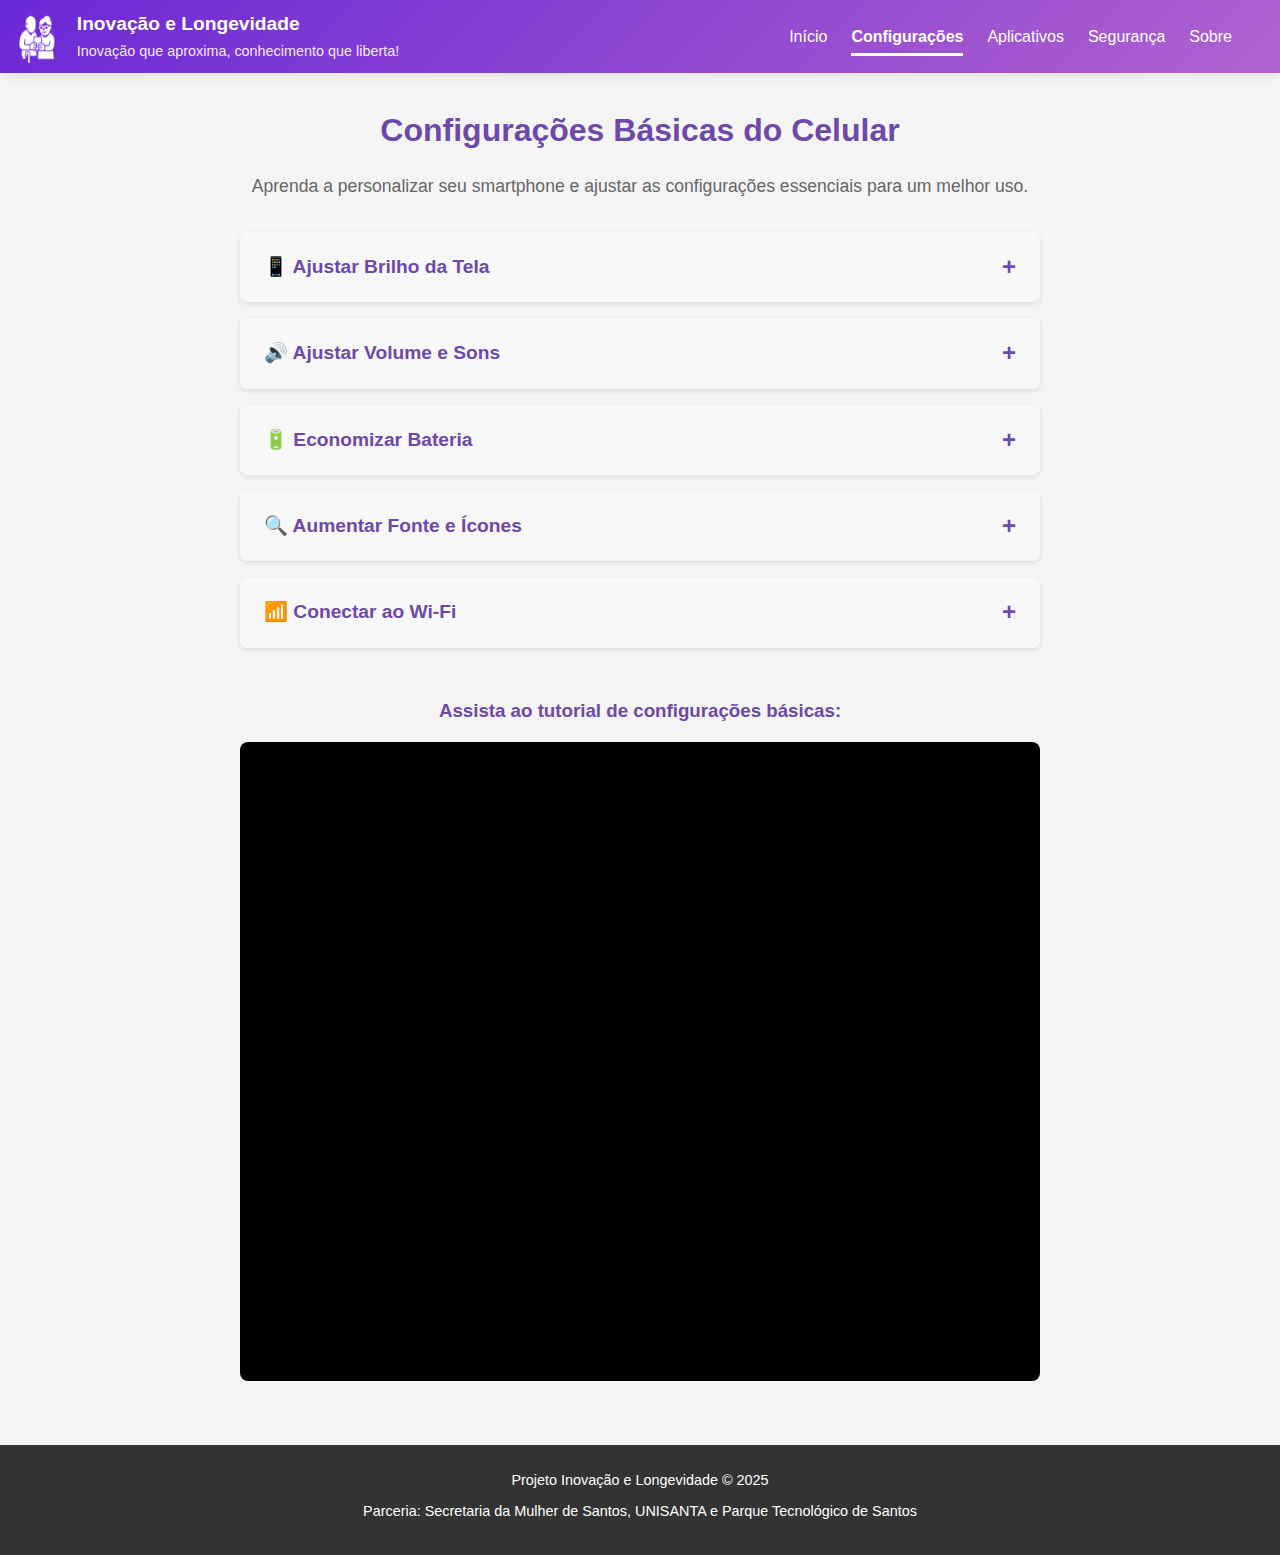
<file: pages/config.html>
<!DOCTYPE html>
<html lang="pt-BR">

<head>
    <meta charset="UTF-8">
    <meta name="viewport" content="width=device-width, initial-scale=1.0">
    <title>Inovação e Longevidade - Configurações</title>
    <link rel="stylesheet" href="../css/style.css">
    <link rel="stylesheet" href="../css/config.css">
    <script src="../js/script.js" defer></script>
    <script src="../js/config.js" defer></script>

</head>

<body>
    <header>
        <div class="logo">
            <img id="logo-mobile" src="../img/logo3.png" alt="">
            <img id="logo-desktop" src="../img/logo2.jpg" alt="">
            <div id="title-slogan">
                <h1 id="title">Inovação e Longevidade</h1>
                <p id="slogan">Inovação que aproxima, conhecimento que liberta!</p>
            </div>
        </div>
        <nav>
            <ul>
                <li><a href="../index.html" >Início</a></li>
                <li><a href="./config.html" class="active">Configurações</a></li>
                <li><a href="./apps.html">Aplicativos</a></li>
                <li><a href="./security.html">Segurança</a></li>
                <li><a href="./about.html">Sobre</a></li>
            </ul>
        </nav>
    </header>

    <main>
        <section class="intro-config">
            <h2>Configurações Básicas do Celular</h2>
            <p>Aprenda a personalizar seu smartphone e ajustar as configurações essenciais para um melhor uso.</p>
        </section>

        <section class="config-container">
            <div class="config-item">
                <div class="config-header" onclick="toggleConfigContent(this)">
                    <h3>📱 Ajustar Brilho da Tela</h3>
                    <span class="toggle-icon">+</span>
                </div>
                <div class="config-content">
                    <ol>
                        <li>Abra as <b>Configurações</b> do seu celular</li>
                        <li>Toque em <b>Tela</b> ou <b>Display</b></li>
                        <li>Encontre a opção <b>Brilho</b></li>
                        <li>Ajuste o controle deslizante para mais ou menos brilho</li>
                        <li>Ative <b>Brilho Automático</b> para o celular ajustar sozinho</li>
                    </ol>
                </div>
            </div>

            <div class="config-item">
                <div class="config-header" onclick="toggleConfigContent(this)">
                    <h3>🔊 Ajustar Volume e Sons</h3>
                    <span class="toggle-icon">+</span>
                </div>
                <div class="config-content">
                    <ol>
                        <li>Use os botões de volume nas laterais do celular para ajustar</li>
                        <li>Ou acesse <b>Configurações > Sons</b></li>
                        <li>Ajuste os volumes separadamente para:
                            <ul>
                                <li>Mídia (músicas, vídeos)</li>
                                <li>Chamadas</li>
                                <li>Notificações</li>
                                <li>Sistema</li>
                            </ul>
                        </li>
                        <li>Escolha tons de chamada e notificação</li>
                    </ol>
                </div>
            </div>

            <div class="config-item">
                <div class="config-header" onclick="toggleConfigContent(this)">
                    <h3>🔋 Economizar Bateria</h3>
                    <span class="toggle-icon">+</span>
                </div>
                <div class="config-content">
                    <ol>
                        <li>Ative o <b>Modo Economia de Bateria</b> nas Configurações</li>
                        <li>Reduza o brilho da tela</li>
                        <li>Desative conexões quando não estiver usando (Wi-Fi, Bluetooth, GPS)</li>
                        <li>Feche aplicativos que não estiver usando</li>
                        <li>Ative o <b>Modo Escuro</b> se seu celular tiver</li>
                    </ol>
                </div>
            </div>

            <div class="config-item">
                <div class="config-header" onclick="toggleConfigContent(this)">
                    <h3>🔍 Aumentar Fonte e Ícones</h3>
                    <span class="toggle-icon">+</span>
                </div>
                <div class="config-content">
                    <ol>
                        <li>Acesse <b>Configurações > Tela</b></li>
                        <li>Toque em <b>Tamanho da Fonte</b> e aumente</li>
                        <li>Em <b>Tamanho da Tela</b> aumente os ícones</li>
                        <li>Alguns celulares têm opção de <b>Modo de Acessibilidade</b> com fontes maiores
                        </li>
                    </ol>
                </div>
            </div>

            <div class="config-item">
                <div class="config-header" onclick="toggleConfigContent(this)">
                    <h3>📶 Conectar ao Wi-Fi</h3>
                    <span class="toggle-icon">+</span>
                </div>
                <div class="config-content">
                    <ol>
                        <li>Abra <b>Configurações > Wi-Fi</b></li>
                        <li>Ative o Wi-Fi se estiver desligado</li>
                        <li>Escolha a rede desejada na lista</li>
                        <li>Digite a senha quando solicitado</li>
                        <li>Toque em <b>Conectar</b></li>
                        <li>Se a rede for segura, marque <b>Conectar automaticamente</b></li>
                    </ol>
                </div>
            </div>
        </section>

        <section class="video-tutorial">
            <h3>Assista ao tutorial de configurações básicas:</h3>
            <div class="video-container">
                <iframe src="https://www.youtube.com/embed/VIDEO_TUTORIAL" frameborder="0" allowfullscreen></iframe>
            </div>
        </section>
    </main>

    <footer>
        <p>Projeto Inovação e Longevidade &copy; 2025</p>
        <p>Parceria: Secretaria da Mulher de Santos, UNISANTA e Parque Tecnológico de Santos</p>
    </footer>


</body>

</html>
</file>
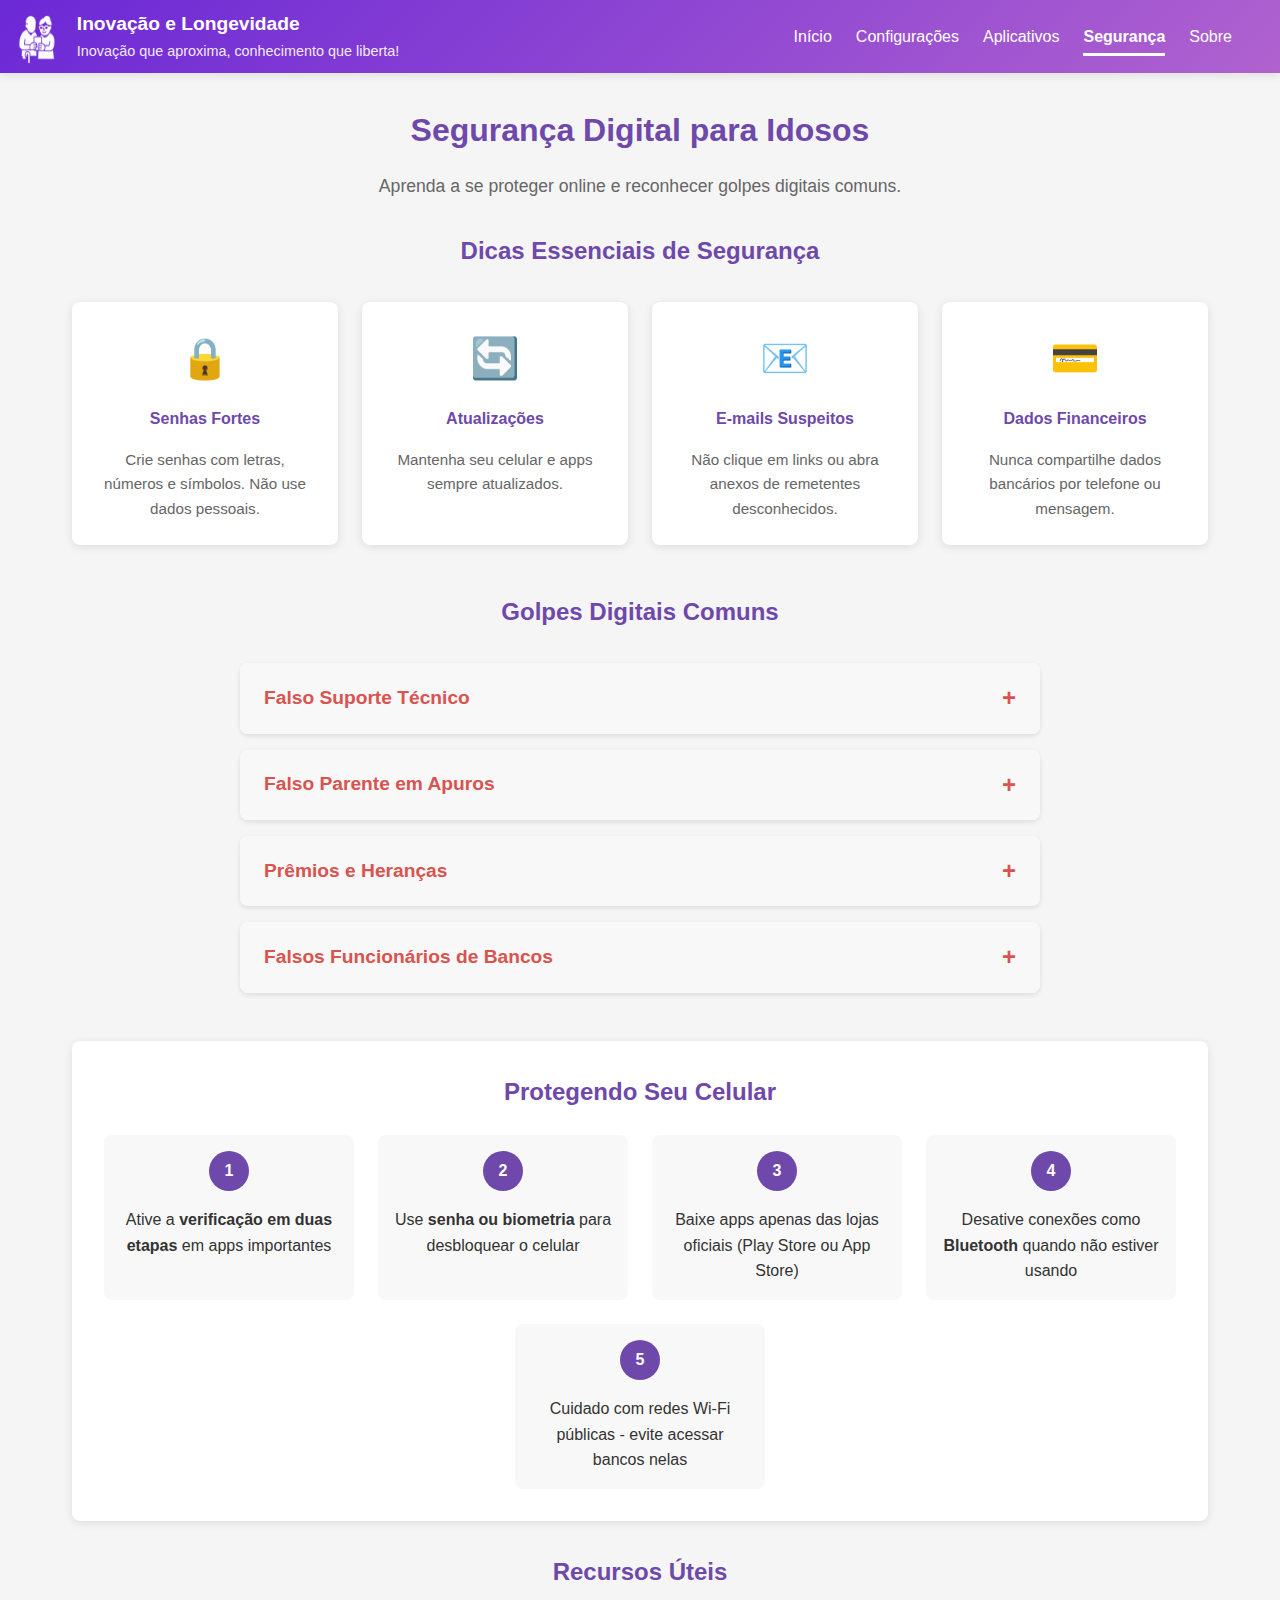
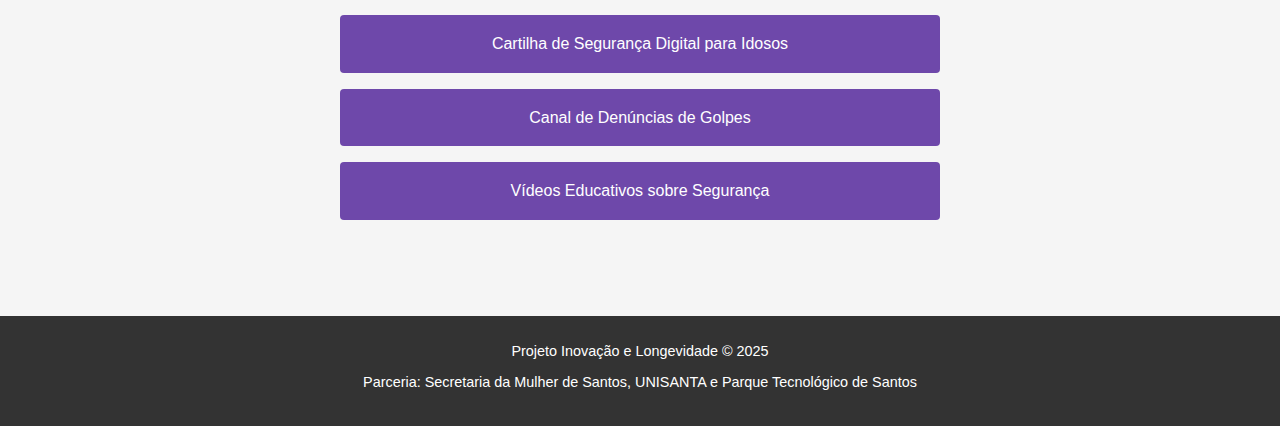
<file: pages/security.html>
<!DOCTYPE html>
<html lang="pt-BR">
<head>
    <meta charset="UTF-8">
    <meta name="viewport" content="width=device-width, initial-scale=1.0">
    <title>Inovação e Longevidade - Segurança Digital</title>
    <link rel="stylesheet" href="../css/style.css">
    <link rel="stylesheet" href="../css/security.css">
    <script src="../js/script.js" defer></script>
    <script src="../js/security.js" defer></script>
</head>
<body>
    <header>
        <div class="logo">
            <img id="logo-mobile" src="../img/logo3.png" alt="">
            <img id="logo-desktop" src="../img/logo2.jpg" alt="">
            <div id="title-slogan">
                <h1 id="title">Inovação e Longevidade</h1>
                <p id="slogan">Inovação que aproxima, conhecimento que liberta!</p>
            </div>
        </div>
        <nav>
            <ul>
                <li><a href="../index.html" >Início</a></li>
                <li><a href="./config.html">Configurações</a></li>
                <li><a href="./apps.html">Aplicativos</a></li>
                <li><a href="./security.html" class="active">Segurança</a></li>
                <li><a href="./about.html">Sobre</a></li>
            </ul>
        </nav>
    </header>

    <main>
        <section class="intro-seguranca">
            <h2>Segurança Digital para Idosos</h2>
            <p>Aprenda a se proteger online e reconhecer golpes digitais comuns.</p>
        </section>

        <section class="dicas-seguranca">
            <h3>Dicas Essenciais de Segurança</h3>
            <div class="dicas-container">
                <div class="dica-card">
                    <div class="dica-icon">🔒</div>
                    <h4>Senhas Fortes</h4>
                    <p>Crie senhas com letras, números e símbolos. Não use dados pessoais.</p>
                </div>
                <div class="dica-card">
                    <div class="dica-icon">🔄</div>
                    <h4>Atualizações</h4>
                    <p>Mantenha seu celular e apps sempre atualizados.</p>
                </div>
                <div class="dica-card">
                    <div class="dica-icon">📧</div>
                    <h4>E-mails Suspeitos</h4>
                    <p>Não clique em links ou abra anexos de remetentes desconhecidos.</p>
                </div>
                <div class="dica-card">
                    <div class="dica-icon">💳</div>
                    <h4>Dados Financeiros</h4>
                    <p>Nunca compartilhe dados bancários por telefone ou mensagem.</p>
                </div>
            </div>
        </section>

        <section class="golpes-comuns">
            <h3>Golpes Digitais Comuns</h3>
            <div class="golpes-container">
                <div  class="golpe-item" onclick="toggleContent(this)" data-golpe="tecnico">
                    <div class="golpe-header">
                        <h4>Falso Suporte Técnico</h4>
                        <span class="golpe-toggle">+</span>
                    </div>
                    <div class="golpe-content">
                        <p><b>Como funciona:</b> Ligam dizendo que seu computador ou celular está com vírus e oferecem "conserto" remoto.</p>
                        <p><b>O que fazer:</b> Desligue. Empresas sérias não ligam oferecendo serviços.</p>
                    </div>
                </div>

                <div  class="golpe-item" onclick="toggleContent(this)" data-golpe="parente">
                    <div class="golpe-header">
                        <h4>Falso Parente em Apuros</h4>
                        <span class="golpe-toggle">+</span>
                    </div>
                    <div class="golpe-content">
                        <p><b>Como funciona:</b> Ligam dizendo ser um familiar precisando de dinheiro urgente.</p>
                        <p><b>O que fazer:</b> Verifique com outros familiares antes de qualquer ação.</p>
                    </div>
                </div>

                <div  class="golpe-item" onclick="toggleContent(this)" data-golpe="premio">
                    <div class="golpe-header">
                        <h4>Prêmios e Heranças</h4>
                        <span class="golpe-toggle">+</span>
                    </div>
                    <div class="golpe-content">
                        <p><b>Como funciona:</b> Dizem que você ganhou um prêmio ou herança, mas precisa pagar taxas para receber.</p>
                        <p><b>O que fazer:</b> Desconfie de ofertas boas demais. Prêmios reais não cobram taxas antecipadas.</p>
                    </div>
                </div>

                <div class="golpe-item" onclick="toggleContent(this)" data-golpe="banco">
                    <div class="golpe-header">
                        <h4>Falsos Funcionários de Bancos</h4>
                        <span class="golpe-toggle">+</span>
                    </div>
                    <div class="golpe-content">
                        <p><b>Como funciona:</b> Ligam se passando por bancos pedindo dados ou transferências.</p>
                        <p><b>O que fazer:</b> Bancos nunca pedem senhas ou transferências por telefone.</p>
                    </div>
                </div>
            </div>
        </section>

        <section class="protecao-celular">
            <h3>Protegendo Seu Celular</h3>
            <div class="protecao-passos">
                <div class="protecao-passo">
                    <div class="passo-numero">1</div>
                    <p>Ative a <b>verificação em duas etapas</b> em apps importantes</p>
                </div>
                <div class="protecao-passo">
                    <div class="passo-numero">2</div>
                    <p>Use <b>senha ou biometria</b> para desbloquear o celular</p>
                </div>
                <div class="protecao-passo">
                    <div class="passo-numero">3</div>
                    <p>Baixe apps apenas das lojas oficiais (Play Store ou App Store)</p>
                </div>
                <div class="protecao-passo">
                    <div class="passo-numero">4</div>
                    <p>Desative conexões como <b>Bluetooth</b> quando não estiver usando</p>
                </div>
                <div class="protecao-passo">
                    <div class="passo-numero">5</div>
                    <p>Cuidado com redes Wi-Fi públicas - evite acessar bancos nelas</p>
                </div>
            </div>
        </section>

        <section class="recursos-uteis">
            <h3>Recursos Úteis</h3>
            <div class="recursos-links">
                <a href="#" class="recurso-link">Cartilha de Segurança Digital para Idosos</a>
                <a href="#" class="recurso-link">Canal de Denúncias de Golpes</a>
                <a href="#" class="recurso-link">Vídeos Educativos sobre Segurança</a>
            </div>
        </section>
    </main>

    <footer>
        <p>Projeto Inovação e Longevidade &copy; 2025</p>
        <p>Parceria: Secretaria da Mulher de Santos, UNISANTA e Parque Tecnológico de Santos</p>
    </footer>

    
</body>
</html>
</file>
<file: css/style.css>
/* Estilos Globais */
* {
    margin: 0;
    padding: 0;
    box-sizing: border-box;
    font-family: 'Segoe UI', Tahoma, Geneva, Verdana, sans-serif;
}

body {
    background-color: #f5f5f5;
    color: #333;
    line-height: 1.6;
}

header {
    background: linear-gradient(135deg, #6b28d6, #b062cf);
    color: white;
    padding: 0.3rem 3rem 0.3rem 0rem;
    display: flex;
    justify-content: space-between;
    align-items: center;
    box-shadow: 0 2px 10px rgba(0, 0, 0, 0.1);
}

#logo-mobile {
    display: none;
}

.logo {
    display: flex;
    justify-content: center;
    align-items: center;
}

.logo img {
    width: 6vw;
    height: 7vh;
}

#title {
    font-size: 1.2rem;
    margin: 0;
    padding: 0;
}


#slogan {
    font-size: 0.9rem;
    opacity: 0.9;
    margin: 0;
    padding: 0;
}

nav ul {
    display: flex;
    list-style: none;
}

nav ul li {
    margin-left: 1.5rem;
}

nav ul li a {
    color: white;
    text-decoration: none;
    font-weight: 500;
    padding: 0.5rem 0;
    position: relative;
    transition: all 0.3s ease;
}

nav ul li a:hover {
    opacity: 0.8;
}

nav ul li a.active {
    font-weight: bold;
    border-bottom: 3px solid white;
}

main {
    padding: 2rem;
    max-width: 1200px;
    margin: 0 auto;
}

footer {
    background-color: #333;
    color: white;
    text-align: center;
    padding: 1.5rem;
    margin-top: 2rem;
}

footer p {
    margin-bottom: 0.5rem;
    font-size: 0.9rem;
}

/* Estilos do Modal */
.modal {
    display: none;
    position: fixed;
    z-index: 100;
    left: 0;
    top: 0;
    width: 100%;
    height: 100%;
    background-color: rgba(0, 0, 0, 0.5);
    animation: fadeIn 0.3s;
    overflow: auto;
}

.modal-content {
    background-color: #fefefe;
    margin: 5% auto;
    padding: 1.5rem;
    border-radius: 8px;
    width: 90%;
    max-width: 500px;
    box-shadow: 0 5px 15px rgba(0, 0, 0, 0.3);
    animation: slideDown 0.4s;
    position: relative;
    max-height: 90vh;
    overflow-y: auto;
    margin: 0 auto;
}

.close {
    position: absolute;
    right: 1rem;
    top: 1rem;
    font-size: 1.5rem;
    font-weight: bold;
    cursor: pointer;
    color: #aaa;
}

.close:hover {
    color: #333;
}


.form-group {
    margin-bottom: 1rem;
}

.form-group label {
    display: block;
    margin-bottom: 0.5rem;
    font-weight: 500;
}

.form-group input,
.form-group select,
.form-group textarea {
    width: 100%;
    padding: 0.8rem;
    border: 1px solid #ddd;
    border-radius: 4px;
    font-size: 1rem;
}

.btn-enviar,
.btn-participar {
    background-color: #6e48aa;
    color: white;
    border: none;
    padding: 0.8rem 1.5rem;
    border-radius: 4px;
    cursor: pointer;
    font-size: 1rem;
    transition: background-color 0.3s;
}

.btn-enviar:hover,
.btn-participar:hover {
    background-color: #9d50bb;
}

/* Animações */
@keyframes fadeIn {
    from {
        opacity: 0;
    }

    to {
        opacity: 1;
    }
}

@keyframes slideDown {
    from {
        transform: translateY(-50px);
        opacity: 0;
    }

    to {
        transform: translateY(0);
        opacity: 1;
    }
}


/* Menu Hamburguer */
.menu-btn {
    display: none;
    cursor: pointer;
    background: none;
    border: none;
    padding: 5px;
}

.menu-btn span {
    display: block;
    width: 25px;
    height: 3px;
    background-color: white;
    margin: 5px 0;
    transition: all 0.3s ease;
}

/* Quando o menu está aberto */
nav.active ul {
    display: flex;
    flex-direction: column;
    position: absolute;
    top: 15vh;
    left: 0;
    width: 100%;
    background-color: #6e48aa;
    padding: 1rem;
    box-shadow: 0 5px 10px rgba(0, 0, 0, 0.2);
}

nav.active ul li {
    padding: 0.8rem 0;
}


/* Animação do hamburguer para X */
.menu-btn.active span:nth-child(1) {
    transform: rotate(45deg) translate(5px, 5px);
}

.menu-btn.active span:nth-child(2) {
    opacity: 0;
}

.menu-btn.active span:nth-child(3) {
    transform: rotate(-45deg) translate(7px, -6px);
}



/* Responsividade */
@media (max-width: 768px) {
    header {
        flex-direction: row;
        text-align: center;
        /* padding: 1rem; */
    }

  #logo-mobile {
    display: block;
    width: 50vw;
    height: 12vh;
  }
  
    .logo h1, p, #logo-desktop {
        display: none;
    }
   

    nav ul {
        display: none;
        margin-top:-1.5rem;
        justify-content: center;
    }

    nav ul li {
        margin: 0 0.5rem;
    }

    nav.active ul {
        display: flex;
    }

    .modal-content {
        margin: 4% auto;
        width: 95%;
    }

    .menu-btn {
        display: block;
    }

    nav.active ul {
        display: flex;
    }
}

/* Melhorias para telas muito pequenas */
@media (max-width: 480px) {
    .modal-content {
        margin: 2% auto;
        padding: 1rem;
        width: 95%;
    }

    .modal-content h2 {
        font-size: 1.5rem;
    }

    .form-group label {
        font-size: 0.9rem;
    }

    .form-group input,
    .form-group select,
    .form-group textarea {
        padding: 0.7rem;
        font-size: 0.9rem;
    }

    .btn-enviar {
        padding: 0.7rem;
    }
}
</file>
<file: css/home.css>
/* Estilos específicos para a página inicial */
.hero {
    display: flex;
    align-items: center;
    justify-content: space-between;
    margin-bottom: 3rem;
    background-color: white;
    padding: 2rem;
    border-radius: 8px;
    box-shadow: 0 2px 10px rgba(0, 0, 0, 0.1);
    animation: fadeInUp 0.8s;
}

.hero-content {
    flex: 1;
    padding-right: 2rem;
}

.hero-content h2 {
    font-size: 2rem;
    margin-bottom: 1rem;
    color: #6e48aa;
}

.hero-content p {
    font-size: 1.1rem;
    margin-bottom: 2rem;
    color: #666;
}

.hero-image {
    flex: 1;
    text-align: center;
}

.hero-image img {
    max-width: 100%;
    border-radius: 8px;
    box-shadow: 0 5px 15px rgba(0, 0, 0, 0.1);
}

.btn-participar {
    background-color: #6e48aa;
    color: white;
    border: none;
    padding: 0.8rem 1.5rem;
    border-radius: 4px;
    font-size: 1rem;
    cursor: pointer;
    transition: all 0.3s;
}

.btn-participar:hover {
    background-color: #9d50bb;
    transform: translateY(-2px);
}

.resumo h2 {
    text-align: center;
    margin: 2rem 0;
    color: #6e48aa;
    font-size: 1.8rem;
}

.cards-container {
    display: flex;
    justify-content: space-between;
    flex-wrap: wrap;
    gap: 1.5rem;
}

.card {
    flex: 1;
    min-width: 250px;
    background: white;
    padding: 1.5rem;
    border-radius: 8px;
    box-shadow: 0 2px 10px rgba(0, 0, 0, 0.1);
    transition: transform 0.3s, box-shadow 0.3s;
    text-align: center;
}

.card:hover {
    transform: translateY(-5px);
    box-shadow: 0 5px 15px rgba(0, 0, 0, 0.1);
}

.card-icon {
    font-size: 2.5rem;
    margin-bottom: 1rem;
}

.card h3 {
    color: #6e48aa;
    margin-bottom: 1rem;
}

.card p {
    color: #666;
    font-size: 0.95rem;
}

.turmas {
    margin-top: 3rem;
    background: white;
    padding: 2rem;
    border-radius: 8px;
    box-shadow: 0 2px 10px rgba(0, 0, 0, 0.1);
}

.turmas h2 {
    text-align: center;
    margin-bottom: 1.5rem;
    color: #6e48aa;
}

.tabela-turmas {
    overflow-x: auto;
}

table {
    width: 100%;
    border-collapse: collapse;
    margin: 0 auto;
}

th, td {
    padding: 0.8rem;
    text-align: left;
    border-bottom: 1px solid #ddd;
}

th {
    background-color: #6e48aa;
    color: white;
}

tr:nth-child(even) {
    background-color: #f9f9f9;
}

tr:hover {
    background-color: #f1f1f1;
}

.duracao {
    text-align: center;
    margin-top: 1rem;
    font-style: italic;
    color: #666;
}

@keyframes fadeInUp {
    from {
        opacity: 0;
        transform: translateY(20px);
    }
    to {
        opacity: 1;
        transform: translateY(0);
    }
}

@media (max-width: 768px) {
    .hero {
        flex-direction: column;
        text-align: center;
    }
    
    .hero-content {
        padding-right: 0;
        margin-bottom: 2rem;
    }
    
    .cards-container {
        flex-direction: column;
    }
}
</file>
<file: css/estilo.css>
/* Estilos Globais */
* {
    margin: 0;
    padding: 0;
    box-sizing: border-box;
    font-family: 'Segoe UI', Tahoma, Geneva, Verdana, sans-serif;
}

body {
    background-color: #f5f5f5;
    color: #333;
    line-height: 1.6;
}

header {
    background: linear-gradient(135deg, #6e48aa, #9d50bb);
    color: white;
    padding: 1rem 2rem;
    display: flex;
    justify-content: space-between;
    align-items: center;
    box-shadow: 0 2px 10px rgba(0, 0, 0, 0.1);
}

.logo h1 {
    font-size: 1.8rem;
    margin-bottom: 0.2rem;
}

.logo p {
    font-size: 0.9rem;
    opacity: 0.9;
}

nav ul {
    display: flex;
    list-style: none;
}

nav ul li {
    margin-left: 1.5rem;
}

nav ul li a {
    color: white;
    text-decoration: none;
    font-weight: 500;
    padding: 0.5rem 0;
    position: relative;
    transition: all 0.3s ease;
}

nav ul li a:hover {
    opacity: 0.8;
}

nav ul li a.active {
    font-weight: bold;
    border-bottom: 3px solid white;
}

main {
    padding: 2rem;
    max-width: 1200px;
    margin: 0 auto;
}

footer {
    background-color: #333;
    color: white;
    text-align: center;
    padding: 1.5rem;
    margin-top: 2rem;
}

footer p {
    margin-bottom: 0.5rem;
    font-size: 0.9rem;
}

/* Estilos do Modal */
.modal {
    display: none;
    position: fixed;
    z-index: 100;
    left: 0;
    top: 0;
    width: 100%;
    height: 100%;
    background-color: rgba(0, 0, 0, 0.5);
    animation: fadeIn 0.3s;  
}

.modal-content {
    background-color: #fefefe;
    margin: 5% auto;
    padding: 2rem;
    border-radius: 8px;
    width: 90%;
    max-width: 500px;
    box-shadow: 0 5px 15px rgba(0, 0, 0, 0.3);
    animation: slideDown 0.4s;
    position: relative;
}

.close {
    position: absolute;
    right: 1rem;
    top: 1rem;
    font-size: 1.5rem;
    font-weight: bold;
    cursor: pointer;
    color: #aaa;
}

.close:hover {
    color: #333;
}





.form-group {
    margin-bottom: 1rem;
}

.form-group label {
    display: block;
    margin-bottom: 0.5rem;
    font-weight: 500;
}

.form-group input,
.form-group select,
.form-group textarea {
    width: 100%;
    padding: 0.8rem;
    border: 1px solid #ddd;
    border-radius: 4px;
    font-size: 1rem;
}

.btn-enviar, .btn-participar {
    background-color: #6e48aa;
    color: white;
    border: none;
    padding: 0.8rem 1.5rem;
    border-radius: 4px;
    cursor: pointer;
    font-size: 1rem;
    transition: background-color 0.3s;
}

.btn-enviar:hover, .btn-participar:hover {
    background-color: #9d50bb;
}

/* Animações */
@keyframes fadeIn {
    from { opacity: 0; }
    to { opacity: 1; }
}

@keyframes slideDown {
    from {
        transform: translateY(-50px);
        opacity: 0;
    }
    to {
        transform: translateY(0);
        opacity: 1;
    }
}

/* Responsividade */
@media (max-width: 768px) {
    header {
        flex-direction: column;
        text-align: center;
        padding: 1rem;
    }
    
    nav ul {
        margin-top: 1rem;
        justify-content: center;
    }
    
    nav ul li {
        margin: 0 0.5rem;
    }
    
    .modal-content {
        margin: 20% auto;
        width: 95%;
    }
}


/* Adicione isso ao final do arquivo estilo.css */

/* Menu Hamburguer */
.menu-btn {
    display: none;
    cursor: pointer;
    background: none;
    border: none;
    padding: 5px;
}

.menu-btn span {
    display: block;
    width: 25px;
    height: 3px;
    background-color: white;
    margin: 5px 0;
    transition: all 0.3s ease;
}

/* Quando o menu está aberto */
nav.active ul {
    display: flex;
    flex-direction: column;
    position: absolute;
    top: 120px;
    left: 0;
    width: 100%;
    background-color: #6e48aa;
    padding: 1rem;
    box-shadow: 0 5px 10px rgba(0,0,0,0.2);
}

nav.active ul li{
    padding: 0.8rem 0; 
}


/* Animação do hamburguer para X */
.menu-btn.active span:nth-child(1) {
    transform: rotate(45deg) translate(5px, 5px);
}

.menu-btn.active span:nth-child(2) {
    opacity: 0;
}

.menu-btn.active span:nth-child(3) {
    transform: rotate(-45deg) translate(7px, -6px);
}

@media (max-width: 768px) {
    .menu-btn {
        display: block;
    }
    
    nav ul {
        display: none;
    }
    
    nav.active ul {
        display: flex;
    }
}
</file>
<file: css/apps.css>
/* Estilos específicos para a página de aplicativos */
.intro-apps {
    text-align: center;
    margin-bottom: 2rem;
    animation: fadeIn 0.8s;
}

.intro-apps h2 {
    color: #6e48aa;
    font-size: 2rem;
    margin-bottom: 1rem;
}

.intro-apps p {
    color: #666;
    font-size: 1.1rem;
    max-width: 800px;
    margin: 0 auto;
}

.categorias {
    display: flex;
    flex-wrap: wrap;
    justify-content: center;
    gap: 0.5rem;
    margin-bottom: 2rem;
}

.categoria-btn {
    padding: 0.5rem 1rem;
    background-color: #eee;
    border: none;
    border-radius: 20px;
    cursor: pointer;
    transition: all 0.3s;
    font-size: 0.9rem;
}

.categoria-btn:hover {
    background-color: #ddd;
}

.categoria-btn.active {
    background-color: #6e48aa;
    color: white;
}

.apps-container {
    display: grid;
    grid-template-columns: repeat(auto-fill, minmax(250px, 1fr));
    gap: 1.5rem;
    margin-bottom: 3rem;
}

.app-card {
    background: white;
    padding: 1.5rem;
    border-radius: 8px;
    box-shadow: 0 2px 10px rgba(0, 0, 0, 0.1);
    transition: transform 0.3s, box-shadow 0.3s;
    text-align: center;
    animation: fadeInUp 0.5s;
}

.app-card:hover {
    transform: translateY(-5px);
    box-shadow: 0 5px 15px rgba(0, 0, 0, 0.1);
}

.app-icon {
    font-size: 3rem;
    margin-bottom: 1rem;
}

.app-card h3 {
    color: #6e48aa;
    margin-bottom: 1rem;
}

.app-card p {
    color: #666;
    font-size: 0.95rem;
    margin-bottom: 1.5rem;
    min-height: 60px;
}

.btn-saiba-mais {
    background-color: #6e48aa;
    color: white;
    border: none;
    padding: 0.6rem 1.2rem;
    border-radius: 4px;
    cursor: pointer;
    font-size: 0.9rem;
    transition: background-color 0.3s;
}

.btn-saiba-mais:hover {
    background-color: #9d50bb;
}

#appModal .modal-content {
    max-width: 600px;
}

#appModalContent h3 {
    color: #6e48aa;
    margin-bottom: 1rem;
    font-size: 1.5rem;
}

#appModalContent p {
    margin-bottom: 1rem;
    line-height: 1.6;
}

#appModalContent h4 {
    margin: 1.5rem 0 0.5rem;
    color: #6e48aa;
}

#appModalContent ol, #appModalContent ul {
    margin-bottom: 1rem;
    padding-left: 1.5rem;
}

#appModalContent li {
    margin-bottom: 0.5rem;
}

.btn-download {
    display: inline-block;
    background-color: #6e48aa;
    color: white;
    padding: 0.8rem 1.5rem;
    border-radius: 4px;
    text-decoration: none;
    margin-top: 1rem;
    transition: background-color 0.3s;
    text-align: center;
}

.btn-download:hover {
    background-color: #9d50bb;
}

.instalacao-apps {
    background: white;
    padding: 2rem;
    border-radius: 8px;
    box-shadow: 0 2px 10px rgba(0, 0, 0, 0.1);
    margin-top: 2rem;
}

.instalacao-apps h3 {
    text-align: center;
    color: #6e48aa;
    margin-bottom: 1.5rem;
    font-size: 1.5rem;
}

.passos-instalacao {
    display: flex;
    flex-wrap: wrap;
    justify-content: center;
    gap: 1.5rem;
    margin-top: 1.5rem;
}

.passo {
    flex: 1;
    min-width: 200px;
    max-width: 250px;
    text-align: center;
    padding: 1rem;
    background: #f8f8f8;
    border-radius: 8px;
    transition: transform 0.3s;
}

.passo:hover {
    transform: translateY(-5px);
}

.passo-numero {
    width: 40px;
    height: 40px;
    background-color: #6e48aa;
    color: white;
    border-radius: 50%;
    display: flex;
    align-items: center;
    justify-content: center;
    margin: 0 auto 1rem;
    font-weight: bold;
}

/* Estilos para detalhes dos apps */
.app-detalhes {
    padding: 1rem;
}

.app-descricao {
    margin-bottom: 1.5rem;
    line-height: 1.6;
}

.app-section {
    margin-bottom: 1.5rem;
}

.app-section h4 {
    color: #6e48aa;
    margin-bottom: 0.8rem;
    border-bottom: 1px solid #eee;
    padding-bottom: 0.3rem;
}

.app-passos, .app-dicas {
    padding-left: 1.5rem;
}

.app-passos li, .app-dicas li {
    margin-bottom: 0.8rem;
}

@keyframes fadeInUp {
    from {
        opacity: 0;
        transform: translateY(20px);
    }
    to {
        opacity: 1;
        transform: translateY(0);
    }
}

@media (max-width: 768px) {
    .apps-container {
        grid-template-columns: 1fr;
    }
    
    .passo {
        min-width: 100%;
    }
}
</file>
<file: css/configuracao.css>
/* Estilos específicos para a página de configurações */
.intro-config {
    text-align: center;
    margin-bottom: 2rem;
    animation: fadeIn 0.8s;
}

.intro-config h2 {
    color: #6e48aa;
    font-size: 2rem;
    margin-bottom: 1rem;
}

.intro-config p {
    color: #666;
    font-size: 1.1rem;
    max-width: 800px;
    margin: 0 auto;
}

.config-container {
    max-width: 800px;
    margin: 0 auto;
}

.config-item {
    margin-bottom: 1rem;
    background: white;
    border-radius: 8px;
    box-shadow: 0 2px 5px rgba(0,0,0,0.1);
    overflow: hidden;
    animation: fadeInUp 0.5s;
}

.config-header {
    padding: 1rem 1.5rem;
    display: flex;
    justify-content: space-between;
    align-items: center;
    cursor: pointer;
    background-color: #f8f8f8;
    transition: background-color 0.3s;
}

.config-header:hover {
    background-color: #eee;
}

.config-header h3 {
    color: #6e48aa;
    margin: 0;
    font-size: 1.2rem;
}

.toggle-icon {
    font-size: 1.5rem;
    font-weight: bold;
    color: #6e48aa;
}

.config-content {
    max-height: 0;
    overflow: hidden;
    transition: max-height 0.3s ease-out;
    padding: 0 1.5rem;
}

.config-content ol, .config-content ul {
    padding-left: 1.5rem;
    margin: 1rem 0;
}

.config-content li {
    margin-bottom: 0.5rem;
}

.video-tutorial {
    margin-top: 3rem;
    text-align: center;
}

.video-tutorial h3 {
    color: #6e48aa;
    margin-bottom: 1rem;
}

.video-container {
    position: relative;
    padding-bottom: 56.25%;
    height: 0;
    overflow: hidden;
    max-width: 800px;
    margin: 0 auto;
    background: #000;
    border-radius: 8px;
}

.video-container iframe {
    position: absolute;
    top: 0;
    left: 0;
    width: 100%;
    height: 100%;
    border: none;
}

@keyframes fadeInUp {
    from {
        opacity: 0;
        transform: translateY(20px);
    }
    to {
        opacity: 1;
        transform: translateY(0);
    }
}
</file>
<file: css/seguranca.css>
/* Estilos específicos para a página de segurança */
.intro-seguranca {
    text-align: center;
    margin-bottom: 2rem;
    animation: fadeIn 0.8s;
}

.intro-seguranca h2 {
    color: #6e48aa;
    font-size: 2rem;
    margin-bottom: 1rem;
}

.intro-seguranca p {
    color: #666;
    font-size: 1.1rem;
    max-width: 800px;
    margin: 0 auto;
}

.dicas-seguranca h3 {
    color: #6e48aa;
    text-align: center;
    margin: 2rem 0;
    font-size: 1.5rem;
}

.dicas-container {
    display: grid;
    grid-template-columns: repeat(auto-fill, minmax(250px, 1fr));
    gap: 1.5rem;
    margin-bottom: 3rem;
}

.dica-card {
    background: white;
    padding: 1.5rem;
    border-radius: 8px;
    box-shadow: 0 2px 10px rgba(0, 0, 0, 0.1);
    transition: transform 0.3s, box-shadow 0.3s;
    text-align: center;
    animation: fadeInUp 0.5s;
}

.dica-card:hover {
    transform: translateY(-5px);
    box-shadow: 0 5px 15px rgba(0, 0, 0, 0.1);
}

.dica-icon {
    font-size: 2.5rem;
    margin-bottom: 1rem;
}

.dica-card h4 {
    color: #6e48aa;
    margin-bottom: 1rem;
}

.dica-card p {
    color: #666;
    font-size: 0.95rem;
}

.golpes-comuns h3 {
    color: #6e48aa;
    text-align: center;
    margin: 2rem 0;
    font-size: 1.5rem;
}

.golpes-container {
    max-width: 800px;
    margin: 0 auto 3rem;
}

.golpe-item {
    margin-bottom: 1rem;
    background: white;
    border-radius: 8px;
    box-shadow: 0 2px 5px rgba(0,0,0,0.1);
    overflow: hidden;
    animation: fadeInUp 0.5s;
}

.golpe-header {
    padding: 1rem 1.5rem;
    display: flex;
    justify-content: space-between;
    align-items: center;
    cursor: pointer;
    background-color: #f8f8f8;
    transition: background-color 0.3s;
}

.golpe-header:hover {
    background-color: #eee;
}

.golpe-header h4 {
    color: #d9534f;
    margin: 0;
    font-size: 1.2rem;
}

.golpe-toggle {
    font-size: 1.5rem;
    font-weight: bold;
    color: #d9534f;
}

.golpe-content {
    max-height: 0;
    overflow: hidden;
    transition: max-height 0.3s ease-out;
    padding: 0 1.5rem;
}

.golpe-content p {
    margin: 1rem 0;
}

.golpe-content strong {
    color: #333;
}

.protecao-celular {
    background: white;
    padding: 2rem;
    border-radius: 8px;
    box-shadow: 0 2px 10px rgba(0, 0, 0, 0.1);
    margin-bottom: 2rem;
}

.protecao-celular h3 {
    text-align: center;
    color: #6e48aa;
    margin-bottom: 1.5rem;
    font-size: 1.5rem;
}

.protecao-passos {
    display: flex;
    flex-wrap: wrap;
    justify-content: center;
    gap: 1.5rem;
    margin-top: 1.5rem;
}

.protecao-passo {
    flex: 1;
    min-width: 200px;
    max-width: 250px;
    text-align: center;
    padding: 1rem;
    background: #f8f8f8;
    border-radius: 8px;
    transition: transform 0.3s;
}

.protecao-passo:hover {
    transform: translateY(-5px);
}

.passo-numero {
    width: 40px;
    height: 40px;
    background-color: #6e48aa;
    color: white;
    border-radius: 50%;
    display: flex;
    align-items: center;
    justify-content: center;
    margin: 0 auto 1rem;
    font-weight: bold;
}

.recursos-uteis {
    text-align: center;
    margin-bottom: 2rem;
}

.recursos-uteis h3 {
    color: #6e48aa;
    margin-bottom: 1.5rem;
    font-size: 1.5rem;
}

.recursos-links {
    display: flex;
    flex-direction: column;
    gap: 1rem;
    max-width: 600px;
    margin: 0 auto;
}

.recurso-link {
    display: block;
    padding: 1rem;
    background-color: #6e48aa;
    color: white;
    text-decoration: none;
    border-radius: 4px;
    transition: background-color 0.3s;
}

.recurso-link:hover {
    background-color: #9d50bb;
}


/* Estilos para detalhes dos golpes */
.golpe-detalhes {
    padding: 0 1rem 1rem;
}

.golpe-section {
    margin-top: 1rem;
}

.golpe-section h5 {
    color: #d9534f;
    margin-bottom: 0.5rem;
}

.golpe-section ul {
    padding-left: 1.5rem;
}

.golpe-section li {
    margin-bottom: 0.5rem;
}

@keyframes fadeInUp {
    from {
        opacity: 0;
        transform: translateY(20px);
    }
    to {
        opacity: 1;
        transform: translateY(0);
    }
}

@media (max-width: 768px) {
    .dicas-container {
        grid-template-columns: 1fr;
    }
    
    .protecao-passo {
        min-width: 100%;
    }
}
</file>
<file: css/config.css>
/* Estilos específicos para a página de configurações */
.intro-config {
    text-align: center;
    margin-bottom: 2rem;
    animation: fadeIn 0.8s;
}

.intro-config h2 {
    color: #6e48aa;
    font-size: 2rem;
    margin-bottom: 1rem;
}

.intro-config p {
    color: #666;
    font-size: 1.1rem;
    max-width: 800px;
    margin: 0 auto;
}

.config-container {
    max-width: 800px;
    margin: 0 auto;
}

.config-item {
    margin-bottom: 1rem;
    background: white;
    border-radius: 8px;
    box-shadow: 0 2px 5px rgba(0,0,0,0.1);
    overflow: hidden;
    animation: fadeInUp 0.5s;
}

.config-header {
    padding: 1rem 1.5rem;
    display: flex;
    justify-content: space-between;
    align-items: center;
    cursor: pointer;
    background-color: #f8f8f8;
    transition: background-color 0.3s;
}

.config-header:hover {
    background-color: #eee;
}

.config-header h3 {
    color: #6e48aa;
    margin: 0;
    font-size: 1.2rem;
}

.toggle-icon {
    font-size: 1.5rem;
    font-weight: bold;
    color: #6e48aa;
}

.config-content {
    max-height: 0;
    overflow: hidden;
    transition: max-height 0.3s ease-out;
    padding: 0 1.5rem;
}

.config-content ol, .config-content ul {
    padding-left: 1.5rem;
    margin: 1rem 0;
}

.config-content li {
    margin-bottom: 0.5rem;
}

.video-tutorial {
    margin-top: 3rem;
    text-align: center;
}

.video-tutorial h3 {
    color: #6e48aa;
    margin-bottom: 1rem;
}

.video-container {
    position: relative;
    padding-bottom: 56.25%;
    height: 0;
    overflow: hidden;
    max-width: 800px;
    margin: 0 auto;
    background: #000;
    border-radius: 8px;
}

.video-container iframe {
    position: absolute;
    top: 0;
    left: 0;
    width: 100%;
    height: 100%;
    border: none;
}

@keyframes fadeInUp {
    from {
        opacity: 0;
        transform: translateY(20px);
    }
    to {
        opacity: 1;
        transform: translateY(0);
    }
}
</file>
<file: css/security.css>
/* Estilos específicos para a página de segurança */
.intro-seguranca {
    text-align: center;
    margin-bottom: 2rem;
    animation: fadeIn 0.8s;
}

.intro-seguranca h2 {
    color: #6e48aa;
    font-size: 2rem;
    margin-bottom: 1rem;
}

.intro-seguranca p {
    color: #666;
    font-size: 1.1rem;
    max-width: 800px;
    margin: 0 auto;
}

.dicas-seguranca h3 {
    color: #6e48aa;
    text-align: center;
    margin: 2rem 0;
    font-size: 1.5rem;
}

.dicas-container {
    display: grid;
    grid-template-columns: repeat(auto-fill, minmax(250px, 1fr));
    gap: 1.5rem;
    margin-bottom: 3rem;
}

.dica-card {
    background: white;
    padding: 1.5rem;
    border-radius: 8px;
    box-shadow: 0 2px 10px rgba(0, 0, 0, 0.1);
    transition: transform 0.3s, box-shadow 0.3s;
    text-align: center;
    animation: fadeInUp 0.5s;
}

.dica-card:hover {
    transform: translateY(-5px);
    box-shadow: 0 5px 15px rgba(0, 0, 0, 0.1);
}

.dica-icon {
    font-size: 2.5rem;
    margin-bottom: 1rem;
}

.dica-card h4 {
    color: #6e48aa;
    margin-bottom: 1rem;
}

.dica-card p {
    color: #666;
    font-size: 0.95rem;
}

.golpes-comuns h3 {
    color: #6e48aa;
    text-align: center;
    margin: 2rem 0;
    font-size: 1.5rem;
}

.golpes-container {
    max-width: 800px;
    margin: 0 auto 3rem;
}

.golpe-item {
    margin-bottom: 1rem;
    background: white;
    border-radius: 8px;
    box-shadow: 0 2px 5px rgba(0,0,0,0.1);
    overflow: hidden;
    animation: fadeInUp 0.5s;
}

.golpe-header {
    padding: 1rem 1.5rem;
    display: flex;
    justify-content: space-between;
    align-items: center;
    cursor: pointer;
    background-color: #f8f8f8;
    transition: background-color 0.3s;
}

.golpe-header:hover {
    background-color: #eee;
}

.golpe-header h4 {
    color: #d9534f;
    margin: 0;
    font-size: 1.2rem;
}

.golpe-toggle {
    font-size: 1.5rem;
    font-weight: bold;
    color: #d9534f;
}

.golpe-content {
    max-height: 0;
    overflow: hidden;
    transition: max-height 0.3s ease-out;
    padding: 0 1.5rem;
}

.golpe-content p {
    margin: 1rem 0;
}

.golpe-content b {
    color: #333;
}

.protecao-celular {
    background: white;
    padding: 2rem;
    border-radius: 8px;
    box-shadow: 0 2px 10px rgba(0, 0, 0, 0.1);
    margin-bottom: 2rem;
}

.protecao-celular h3 {
    text-align: center;
    color: #6e48aa;
    margin-bottom: 1.5rem;
    font-size: 1.5rem;
}

.protecao-passos {
    display: flex;
    flex-wrap: wrap;
    justify-content: center;
    gap: 1.5rem;
    margin-top: 1.5rem;
}

.protecao-passo {
    flex: 1;
    min-width: 200px;
    max-width: 250px;
    text-align: center;
    padding: 1rem;
    background: #f8f8f8;
    border-radius: 8px;
    transition: transform 0.3s;
}

.protecao-passo:hover {
    transform: translateY(-5px);
}

.passo-numero {
    width: 40px;
    height: 40px;
    background-color: #6e48aa;
    color: white;
    border-radius: 50%;
    display: flex;
    align-items: center;
    justify-content: center;
    margin: 0 auto 1rem;
    font-weight: bold;
}

.recursos-uteis {
    text-align: center;
    margin-bottom: 2rem;
}

.recursos-uteis h3 {
    color: #6e48aa;
    margin-bottom: 1.5rem;
    font-size: 1.5rem;
}

.recursos-links {
    display: flex;
    flex-direction: column;
    gap: 1rem;
    max-width: 600px;
    margin: 0 auto;
}

.recurso-link {
    display: block;
    padding: 1rem;
    background-color: #6e48aa;
    color: white;
    text-decoration: none;
    border-radius: 4px;
    transition: background-color 0.3s;
}

.recurso-link:hover {
    background-color: #9d50bb;
}


/* Estilos para detalhes dos golpes */
.golpe-detalhes {
    padding: 0 1rem 1rem;
}

.golpe-section {
    margin-top: 1rem;
}

.golpe-section h5 {
    color: #d9534f;
    margin-bottom: 0.5rem;
}

.golpe-section ul {
    padding-left: 1.5rem;
}

.golpe-section li {
    margin-bottom: 0.5rem;
}

@keyframes fadeInUp {
    from {
        opacity: 0;
        transform: translateY(20px);
    }
    to {
        opacity: 1;
        transform: translateY(0);
    }
}

@media (max-width: 768px) {
    .dicas-container {
        grid-template-columns: 1fr;
    }
    
    .protecao-passo {
        min-width: 100%;
    }
}
</file>
